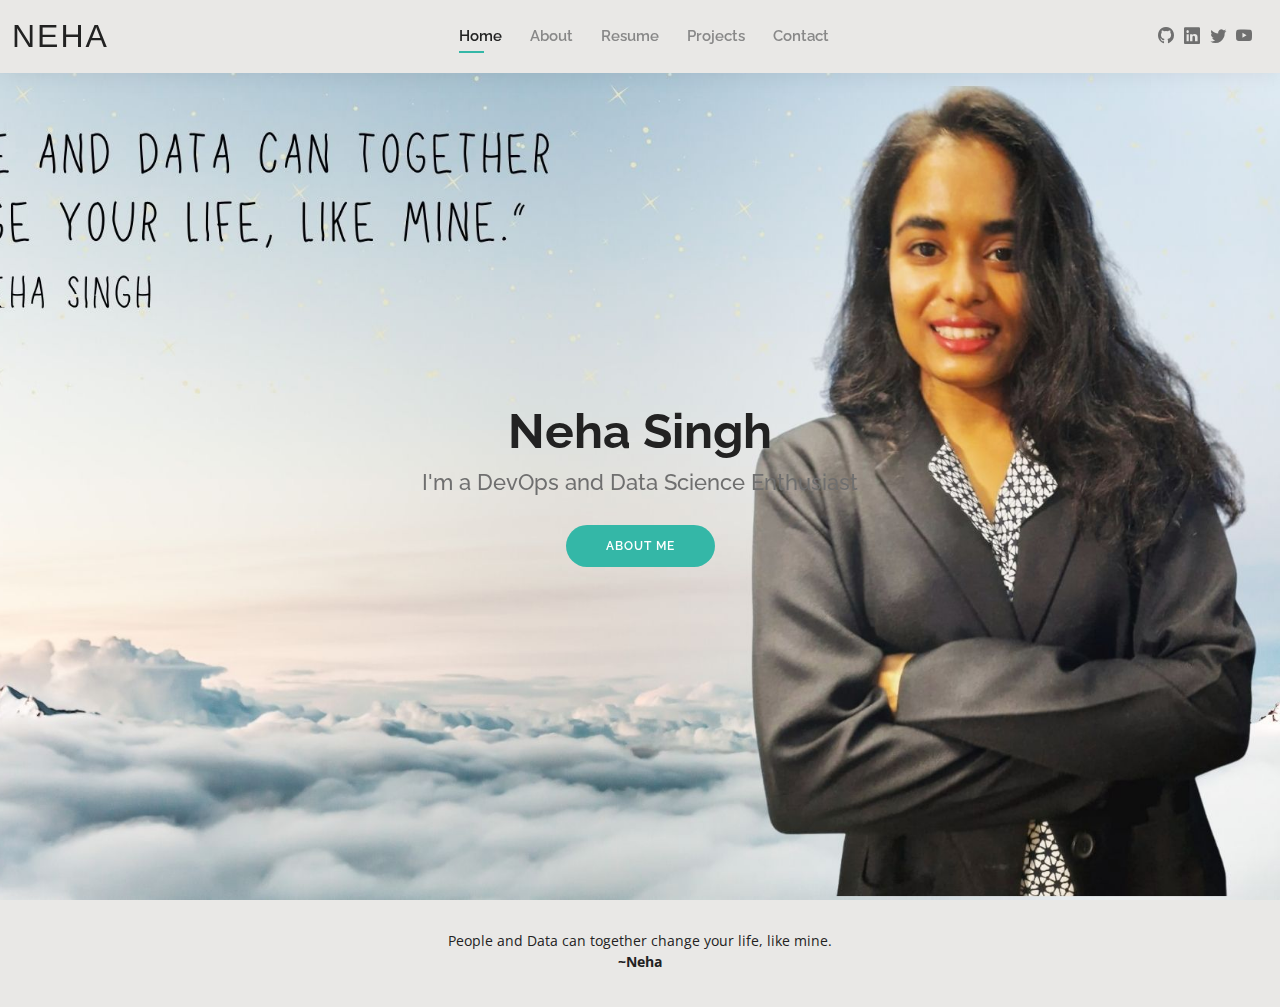
<file: index.html>
<!DOCTYPE html>
<html lang="en">

<head>
  <meta charset="utf-8">
  <meta content="width=device-width, initial-scale=1.0" name="viewport">

  <title>Home - Neha Singh</title>
  <meta content="" name="description">
  <meta content="" name="keywords">

  <!-- Favicons -->
  <link href="assets/img/neha.jpeg" rel="icon">
  <link href="assets/img/neha.jpeg" rel="apple-touch-icon">
  
  <!-- Google Fonts -->
  <link href="https://fonts.googleapis.com/css?family=Open+Sans:300,300i,400,400i,600,600i,700,700i|Raleway:300,300i,400,400i,500,500i,600,600i,700,700i|Poppins:300,300i,400,400i,500,500i,600,600i,700,700i" rel="stylesheet">

  <!-- Vendor CSS Files -->
  <link href="assets/vendor/aos/aos.css" rel="stylesheet">
  <link href="assets/vendor/bootstrap/css/bootstrap.min.css" rel="stylesheet">
  <link href="assets/vendor/bootstrap-icons/bootstrap-icons.css" rel="stylesheet">
  <link href="assets/vendor/boxicons/css/boxicons.min.css" rel="stylesheet">
  <link href="assets/vendor/glightbox/css/glightbox.min.css" rel="stylesheet">
  <link href="assets/vendor/swiper/swiper-bundle.min.css" rel="stylesheet">

  <!-- Template Main CSS File -->
  <link href="assets/css/style.css" rel="stylesheet">

  <!-- =======================================================
  * Template Name: Kelly - v4.2.0
  * Template URL: https://bootstrapmade.com/kelly-free-bootstrap-cv-resume-html-template/
  * Author: BootstrapMade.com
  * License: https://bootstrapmade.com/license/
  ======================================================== -->
</head>

<body>

  <!-- ======= Header ======= -->
  <header id="header" class="fixed-top">
    <div class="container-fluid d-flex justify-content-between align-items-center">

      <h1 class="logo me-auto me-lg-0"><a href="index.html">Neha</a></h1>
      <!-- Uncomment below if you prefer to use an image logo -->
      <!-- <a href="index.html" class="logo"><img src="assets/img/logo.png" alt="" class="img-fluid"></a>-->

      <nav id="navbar" class="navbar order-last order-lg-0">
        <ul>
          <li><a class="active" href="index.html">Home</a></li>
          <li><a href="about.html">About</a></li>
          <li><a href="resume.html">Resume</a></li>
          <li><a href="services.html">Projects</a></li>
          <!--<li><a href="portfolio.html">Portfolio</a></li>-->
          <li><a href="contact.html">Contact</a></li>
        </ul>
        <i class="bi bi-list mobile-nav-toggle"></i>
      </nav><!-- .navbar -->

      <div class="header-social-links">
        <a href="https://github.com/Nehasingh1300" class="github"><i class="bi bi-github"></i></a>
        <a href="https://www.linkedin.com/in/neha-singh-01916a177/" class="linkedin"><i class="bi bi-linkedin"></i></i></a>
        <a href="https://twitter.com/1300NehaSingh" class="twitter"><i class="bi bi-twitter"></i></a>
        <a href="https://www.youtube.com/channel/UCQhyKStnnwzOhL_-J9oWvjg" class="youtube"><i class="bi bi-youtube"></i></i></a>
      </div>

    </div>

  </header><!-- End Header -->

  <!-- ======= Hero Section ======= -->
  <section id="hero" class="d-flex align-items-center">
    <div class="container d-flex flex-column align-items-center" data-aos="zoom-in" data-aos-delay="100">
      <h1>Neha Singh</h1>
      <h2 >I'm a DevOps and Data Science Enthusiast</h2>
      <a href="about.html" class="btn-about">About Me</a>
    </div>
  </section><!-- End Hero -->

  <!-- ======= Footer ======= -->
  <footer id="footer">
    <div class="container">
      <div class="copyright">
        People and Data can together change your life, like mine. <br><strong><span>~Neha</span></strong>
      </div>
      <div class="credits">
        <!-- All the links in the footer should remain intact. -->
        <!-- You can delete the links only if you purchased the pro version. -->
        <!-- Licensing information: https://bootstrapmade.com/license/ -->
        <!-- Purchase the pro version with working PHP/AJAX contact form: https://bootstrapmade.com/kelly-free-bootstrap-cv-resume-html-template/ -->
        <!--Designed by <a href="https://bootstrapmade.com/">BootstrapMade</a>-->
      </div>
    </div>
  </footer><!-- End  Footer -->

  <div id="preloader"></div>
  <a href="#" class="back-to-top d-flex align-items-center justify-content-center"><i class="bi bi-arrow-up-short"></i></a>

  <!-- Vendor JS Files -->
  <script src="assets/vendor/aos/aos.js"></script>
  <script src="assets/vendor/bootstrap/js/bootstrap.bundle.min.js"></script>
  <script src="assets/vendor/glightbox/js/glightbox.min.js"></script>
  <script src="assets/vendor/isotope-layout/isotope.pkgd.min.js"></script>
  <script src="assets/vendor/php-email-form/validate.js"></script>
  <script src="assets/vendor/purecounter/purecounter.js"></script>
  <script src="assets/vendor/swiper/swiper-bundle.min.js"></script>
  <script src="assets/vendor/waypoints/noframework.waypoints.js"></script>

  <!-- Template Main JS File -->
  <script src="assets/js/main.js"></script>

</body>

</html>
</file>
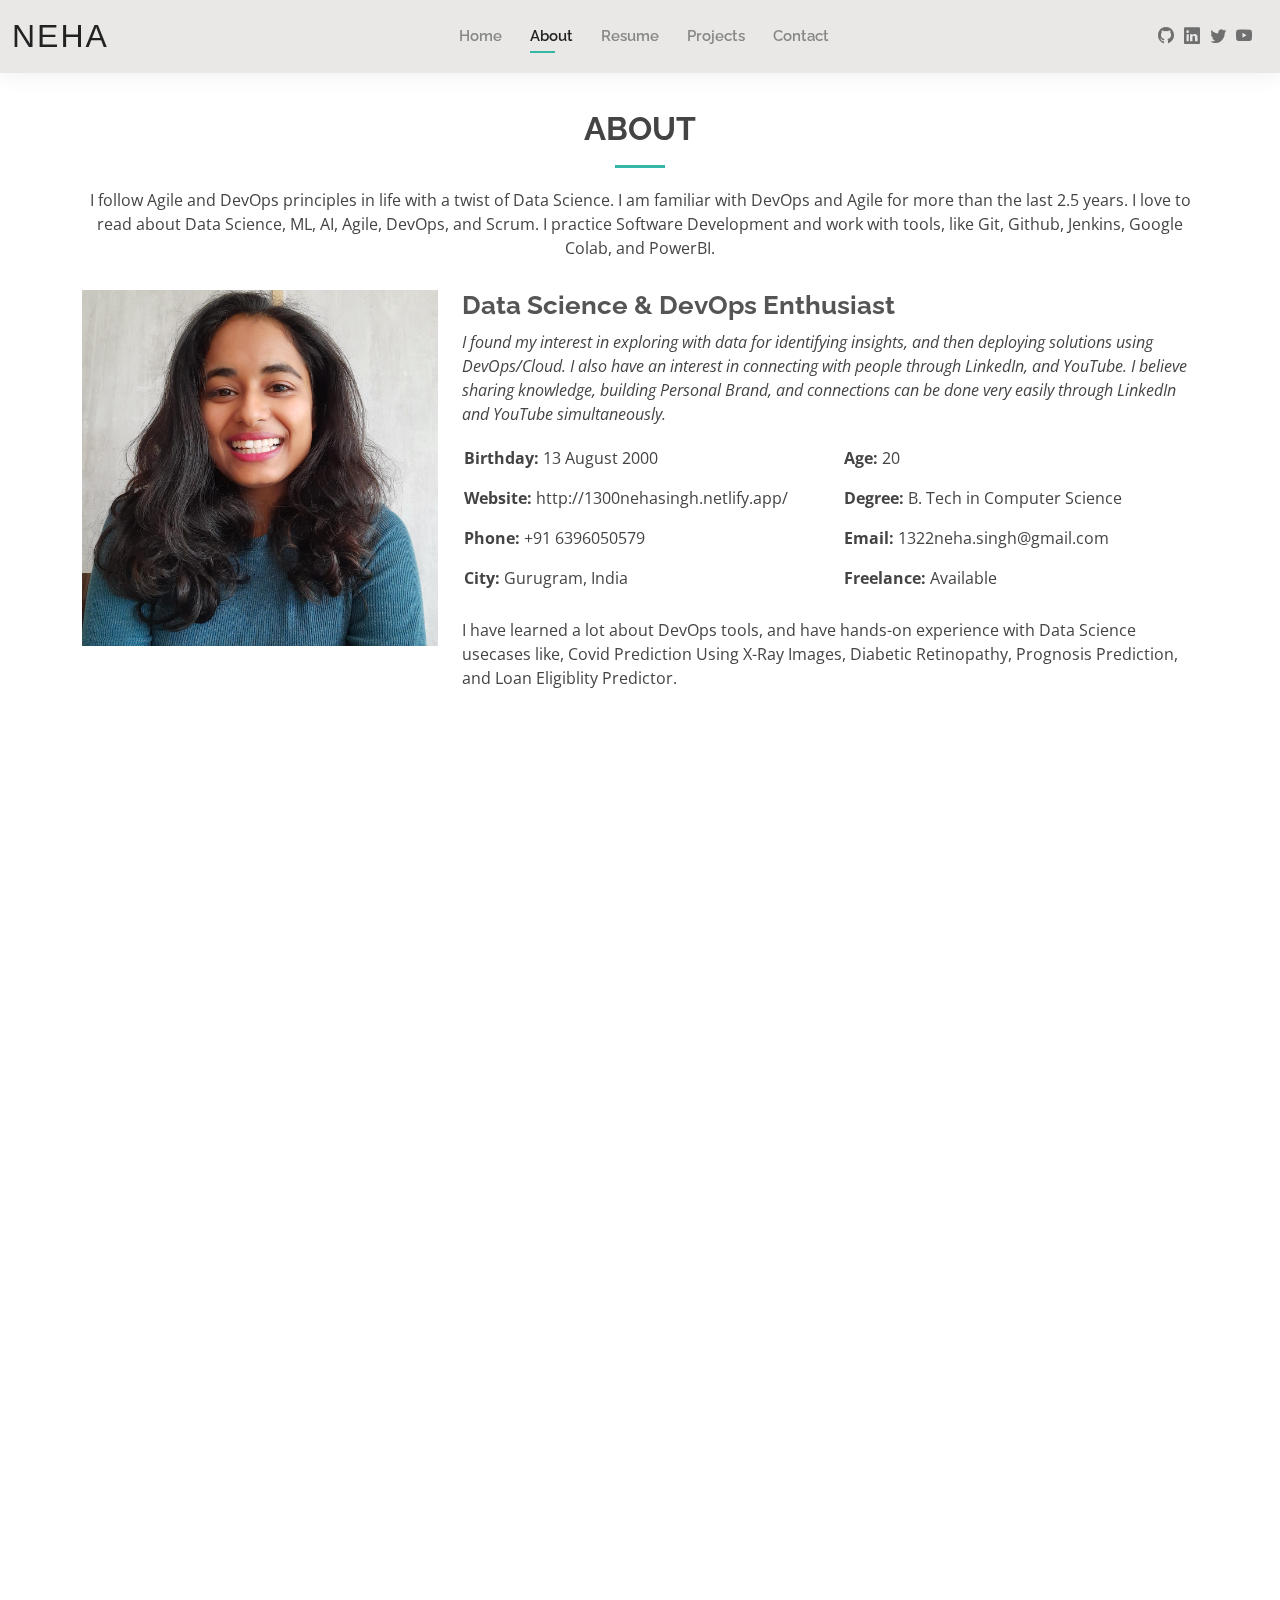
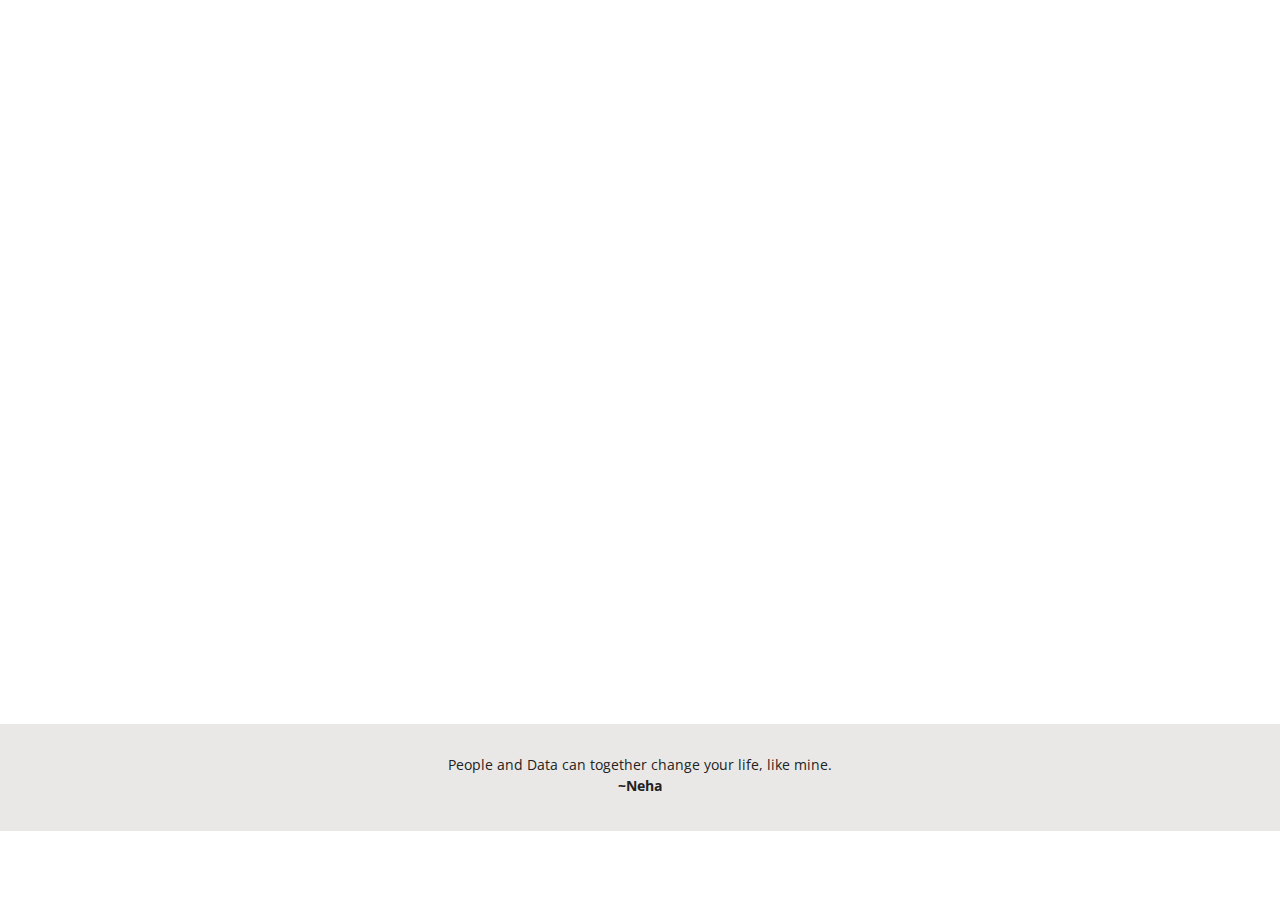
<file: about.html>
<!DOCTYPE html>
<html lang="en">

<head>
  <meta charset="utf-8">
  <meta content="width=device-width, initial-scale=1.0" name="viewport">

  <title>About - Neha Singh</title>
  <meta content="" name="description">
  <meta content="" name="keywords">

  <!-- Favicons -->
  <link href="assets/img/neha.jpeg" rel="icon">
  <link href="assets/img/neha.jpeg" rel="apple-touch-icon">

  <!-- Google Fonts -->
  <link href="https://fonts.googleapis.com/css?family=Open+Sans:300,300i,400,400i,600,600i,700,700i|Raleway:300,300i,400,400i,500,500i,600,600i,700,700i|Poppins:300,300i,400,400i,500,500i,600,600i,700,700i" rel="stylesheet">

  <!-- Vendor CSS Files -->
  <link href="assets/vendor/aos/aos.css" rel="stylesheet">
  <link href="assets/vendor/bootstrap/css/bootstrap.min.css" rel="stylesheet">
  <link href="assets/vendor/bootstrap-icons/bootstrap-icons.css" rel="stylesheet">
  <link href="assets/vendor/boxicons/css/boxicons.min.css" rel="stylesheet">
  <link href="assets/vendor/glightbox/css/glightbox.min.css" rel="stylesheet">
  <link href="assets/vendor/swiper/swiper-bundle.min.css" rel="stylesheet">

  <!-- Template Main CSS File -->
  <link href="assets/css/style.css" rel="stylesheet">

  <!-- =======================================================
  * Template Name: Kelly - v4.2.0
  * Template URL: https://bootstrapmade.com/kelly-free-bootstrap-cv-resume-html-template/
  * Author: BootstrapMade.com
  * License: https://bootstrapmade.com/license/
  ======================================================== -->
</head>

<body>

  <!-- ======= Header ======= -->
  <header id="header" class="fixed-top">
    <div class="container-fluid d-flex justify-content-between align-items-center">

      <h1 class="logo me-auto me-lg-0"><a href="index.html">Neha</a></h1>
      <!-- Uncomment below if you prefer to use an image logo -->
      <!-- <a href="index.html" class="logo"><img src="assets/img/logo.png" alt="" class="img-fluid"></a>-->

      <nav id="navbar" class="navbar order-last order-lg-0">
        <ul>
          <li><a href="index.html">Home</a></li>
          <li><a class="active" href="about.html">About</a></li>
          <li><a href="resume.html">Resume</a></li>
          <li><a href="services.html">Projects</a></li>
          <!--<li><a href="portfolio.html">Portfolio</a></li>-->
          <li><a href="contact.html">Contact</a></li>
        </ul>
        <i class="bi bi-list mobile-nav-toggle"></i>
      </nav><!-- .navbar -->

      <div class="header-social-links">
        <a href="https://github.com/Nehasingh1300" class="github"><i class="bi bi-github"></i></a>
        <a href="https://www.linkedin.com/in/neha-singh-01916a177/" class="linkedin"><i class="bi bi-linkedin"></i></i></a>
        <a href="https://twitter.com/1300NehaSingh" class="twitter"><i class="bi bi-twitter"></i></a>
        <a href="https://www.youtube.com/channel/UCQhyKStnnwzOhL_-J9oWvjg" class="youtube"><i class="bi bi-youtube"></i></i></a>
      </div>

    </div>

  </header><!-- End Header -->

  <main id="main">

    <!-- ======= About Section ======= -->
    <section id="about" class="about">
      <div class="container" data-aos="fade-up">

        <div class="section-title">
          <h2>About</h2>
          <p>I follow Agile and DevOps principles in life with a twist of Data Science. I am familiar with DevOps and Agile for more than the last 2.5 years. I love to read about Data Science, ML, AI, Agile, DevOps, and Scrum. I practice Software Development and work with tools, like Git, Github, Jenkins, Google Colab, and PowerBI.</p>
        </div>

        <div class="row">
          <div class="col-lg-4">
            <img src="assets/img/neha.jpeg" class="img-fluid" alt="">
          </div>
          <div class="col-lg-8 pt-4 pt-lg-0 content">
            <h3>Data Science &amp; DevOps Enthusiast</h3>
            <p class="fst-italic">
              I found my interest in exploring with data for identifying insights, and then deploying solutions using DevOps/Cloud. I also have an interest in connecting with people through LinkedIn, and YouTube. I believe sharing knowledge, building Personal Brand, and connections can be done very easily through LinkedIn and YouTube simultaneously.
            </p>
            <div class="row">
              <div class="col-lg-6">
                <ul>
                  <li><i class="bi bi-rounded-right"></i> <strong>Birthday:</strong> 13 August 2000</li>
                  <li><i class="bi bi-rounded-right"></i> <strong>Website:</strong> http://1300nehasingh.netlify.app/</li>
                  <li><i class="bi bi-rounded-right"></i> <strong>Phone:</strong> +91 6396050579 </li>
                  <li><i class="bi bi-rounded-right"></i> <strong>City:</strong> Gurugram, India</li>
                </ul>
              </div>
              <div class="col-lg-6">
                <ul>
                  <li><i class="bi bi-rounded-right"></i> <strong>Age:</strong> 20</li>
                  <li><i class="bi bi-rounded-right"></i> <strong>Degree:</strong> B. Tech in Computer Science</li>
                  <li><i class="bi bi-rounded-right"></i> <strong>Email:</strong> 1322neha.singh@gmail.com</li>
                  <li><i class="bi bi-rounded-right"></i> <strong>Freelance:</strong> Available</li>
                </ul>
              </div>
            </div>
            <p>
              I have learned a lot about DevOps tools, and have hands-on experience with Data Science usecases like, Covid Prediction Using X-Ray Images, Diabetic Retinopathy, Prognosis Prediction, and Loan Eligiblity Predictor. 
            </p>
          </div>
        </div>

      </div>
    </section><!-- End About Section -->

    <!-- ======= Skills Section ======= -->
    <section id="skills" class="skills">
      <div class="container" data-aos="fade-up">

        <div class="section-title">
          <h2>Skills</h2>
          <p>You can see what skills I have and how much I can learn more. I believe learning is life long process. So, if we have similar interest or you have interest in something I know, then Let's Connect!</p>
        </div>

        <div class="row skills-content">
<h2>IDE</h2>
          <div class="col-lg-6">
            <div class="progress">
              <span class="skill">Pycharm <i class="val">80%</i></span>
              <div class="progress-bar-wrap">
                <div class="progress-bar" role="progressbar" aria-valuenow="80" aria-valuemin="0" aria-valuemax="80"></div>
              </div>
            </div><br>
<h2>CI/CD</h2>
            <div class="progress">
              <span class="skill">Jenkins <i class="val">70%</i></span>
              <div class="progress-bar-wrap">
                <div class="progress-bar" role="progressbar" aria-valuenow="70" aria-valuemin="0" aria-valuemax="70"></div>
              </div>
            </div><br>
<h2>Cloud</h2>
            <div class="progress">
              <span class="skill">Azure <i class="val">60%</i></span>
              <div class="progress-bar-wrap">
                <div class="progress-bar" role="progressbar" aria-valuenow="50" aria-valuemin="0" aria-valuemax="50"></div>
              </div>
            </div><br>
<h2>ML/DL Frameworks</h2>
            <div class="progress">
              <span class="skill">Scikit-Learn <i class="val">60%</i></span>
              <div class="progress-bar-wrap">
                <div class="progress-bar" role="progressbar" aria-valuenow="60" aria-valuemin="0" aria-valuemax="60"></div>
              </div>
            </div><br>
          </div>

          <div class="col-lg-6">
<h2>Source Code Management</h2>
            <div class="progress">
              <span class="skill">GitHub <i class="val">80%</i></span>
              <div class="progress-bar-wrap">
                <div class="progress-bar" role="progressbar" aria-valuenow="80" aria-valuemin="0" aria-valuemax="80"></div>
              </div>
            </div><br>
<h2>Visualization Tools</h2>
            <div class="progress">
              <span class="skill">PowerBI <i class="val">90%</i></span>
              <div class="progress-bar-wrap">
                <div class="progress-bar" role="progressbar" aria-valuenow="90" aria-valuemin="0" aria-valuemax="90"></div>
              </div>
            </div><br>
<h2>Hosting</h2>
            <div class="progress">
              <span class="skill">Docker <i class="val">65%</i></span>
              <div class="progress-bar-wrap">
                <div class="progress-bar" role="progressbar" aria-valuenow="65" aria-valuemin="0" aria-valuemax="65"></div>
              </div>
            </div><br>
<h2>Database</h2>
            <div class="progress">
              <span class="skill">SQL <i class="val">70%</i></span>
              <div class="progress-bar-wrap">
                <div class="progress-bar" role="progressbar" aria-valuenow="70" aria-valuemin="0" aria-valuemax="70"></div>
              </div>
            </div><br>

          </div>

        </div>

      </div>
    </section><!-- End Skills Section -->

    <!-- ======= Facts Section ======= -->
    <section id="facts" class="facts">
      <div class="container" data-aos="fade-up">

 <!--       <div class="section-title">
          <h2>Facts</h2>
          <p>Magnam dolores commodi suscipit. Necessitatibus eius consequatur ex aliquid fuga eum quidem. Sit sint consectetur velit. Quisquam quos quisquam cupiditate. Et nemo qui impedit suscipit alias ea. Quia fugiat sit in iste officiis commodi quidem hic quas.</p>
        </div>

        <div class="row counters">

          <div class="col-lg-3 col-6 text-center">
            <span data-purecounter-start="0" data-purecounter-end="232" data-purecounter-duration="1" class="purecounter"></span>
            <p>Clients</p>
          </div>

          <div class="col-lg-3 col-6 text-center">
            <span data-purecounter-start="0" data-purecounter-end="521" data-purecounter-duration="1" class="purecounter"></span>
            <p>Projects</p>
          </div>

          <div class="col-lg-3 col-6 text-center">
            <span data-purecounter-start="0" data-purecounter-end="1463" data-purecounter-duration="1" class="purecounter"></span>
            <p>Hours Of Support</p>
          </div>

          <div class="col-lg-3 col-6 text-center">
            <span data-purecounter-start="0" data-purecounter-end="15" data-purecounter-duration="1" class="purecounter"></span>
            <p>Hard Workers</p>
          </div>

        </div>

      </div>
    </section>--><!-- End Facts Section -->

    <!-- ======= Testimonials Section ======= -->
    <section id="testimonials" class="testimonials">
      <div class="container" data-aos="fade-up">

        <div class="section-title">
          <h2>Testimonials</h2>
          <p>Check what my connections on LinkedIn say about me:</p>
        </div>

        <div class="testimonials-slider swiper-container" data-aos="fade-up" data-aos-delay="100">
          <div class="swiper-wrapper">

            <div class="swiper-slide">
              <div class="testimonial-item">
                <img src="assets/img/testimonials/testimonials-1.jpg" class="testimonial-img" alt="">
                <h3>Nishkarsh Raj</h3>
                <h4>Principal DevOps Evangelist &amp; Consultant</h4>
                <p>
                  <i class="bx bxs-quote-alt-left quote-icon-left"></i>
                  Neha is one of the most bright techie I have worked with. She brings her vast talent on the table which includes creative mind for innovation, hard work and cheerful nature. Her interest to learn cutting edge technologies spanning multiple domains including DevOps, Big Data and Cloud Native are commendable. I hope she does wonders in her future endeavors.
                  <i class="bx bxs-quote-alt-right quote-icon-right"></i>
                </p>
              </div>
            </div><!-- End testimonial item -->

            <div class="swiper-slide">
              <div class="testimonial-item">
                <img src="assets/img/testimonials/testimonials-2.jpg" class="testimonial-img" alt="">
                <h3>Pranjal Sharma</h3>
                <h4>Data Science Enthusiast in Exploration and Production Industry</h4>
                <p>
                  <i class="bx bxs-quote-alt-left quote-icon-left"></i>
                  I sincerely recommend Neha for her tremendous work ethics and Professionalism. She is a dedicated Data science Enthusiast and keen learner at development and Operations (DevOps)
                  <i class="bx bxs-quote-alt-right quote-icon-right"></i>
                </p>
              </div>
            </div><!-- End testimonial item -->

            <div class="swiper-slide">
              <div class="testimonial-item">
                <img src="assets/img/testimonials/testimonials-3.jpg" class="testimonial-img" alt="">
                <h3>Vaibhav Pandey</h3>
                <h4>Full Stack Trader and Investor</h4>
                <p>
                  <i class="bx bxs-quote-alt-left quote-icon-left"></i>
                  I like Practical people a lot, the people who would like to spend majority of their time on their career growth aspects. One of them is Neha..!! Her Sincerity, Attitude, Goal and Positivity towards her career is marvelous. She is a multi-tasker and in India, only 3% people are there. Neha, always DREAM BIG, You'll definitely going to earn success in a decade only
                  <i class="bx bxs-quote-alt-right quote-icon-right"></i>
                </p>
              </div>
            </div><!-- End testimonial item -->

            <div class="swiper-slide">
              <div class="testimonial-item">
                <img src="assets/img/testimonials/testimonials-4.jpg" class="testimonial-img" alt="">
                <h3>Sai Anirudh</h3>
                <h4>Data Analyst</h4>
                <p>
                  <i class="bx bxs-quote-alt-left quote-icon-left"></i>
                  Neha is a hard working and diligent colleague. She has a good grasp of advanced data science concepts, which has been shown repeatedly in her work. She is very punctual and is a pleasure to work with.
                  <i class="bx bxs-quote-alt-right quote-icon-right"></i>
                </p>
              </div>
            </div><!-- End testimonial item -->

            <div class="swiper-slide">
              <div class="testimonial-item">
                <img src="assets/img/testimonials/testimonials-5.jpg" class="testimonial-img" alt="">
                <h3>Sakshi Chandwani</h3>
                <h4>Digital Marketer</h4>
                <p>
                  <i class="bx bxs-quote-alt-left quote-icon-left"></i>
                  Neha is such a nice person to have around. She is not only a great colleague but also a very good at her expertise. She is very smart, creative , hands-on, and organized. She is always open to discuss ideas and suggestions and likes to involve herself as more as she could in all the discussions. I believe she will be a great asset to whichever company she's a part of! Hence, I wish her all the luck for her future endeavours. 
                  <i class="bx bxs-quote-alt-right quote-icon-right"></i>
                </p>
              </div>
            </div><!-- End testimonial item -->

          </div>
          <div class="swiper-pagination"></div>
        </div>

      </div>
    </section><!-- End Testimonials Section -->

  </main><!-- End #main -->

  <!-- ======= Footer ======= -->
  <footer id="footer">
    <div class="container">
      <div class="copyright">
        People and Data can together change your life, like mine. <br><strong><span>~Neha</span></strong>
      </div>
      <div class="credits">
        <!-- All the links in the footer should remain intact. -->
        <!-- You can delete the links only if you purchased the pro version. -->
        <!-- Licensing information: https://bootstrapmade.com/license/ -->
        <!-- Purchase the pro version with working PHP/AJAX contact form: https://bootstrapmade.com/kelly-free-bootstrap-cv-resume-html-template/ -->
        <!--Designed by <a href="https://bootstrapmade.com/">BootstrapMade</a>-->
      </div>
    </div>
  </footer><!-- End  Footer -->

  <div id="preloader"></div>
  <a href="#" class="back-to-top d-flex align-items-center justify-content-center"><i class="bi bi-arrow-up-short"></i></a>

  <!-- Vendor JS Files -->
  <script src="assets/vendor/aos/aos.js"></script>
  <script src="assets/vendor/bootstrap/js/bootstrap.bundle.min.js"></script>
  <script src="assets/vendor/glightbox/js/glightbox.min.js"></script>
  <script src="assets/vendor/isotope-layout/isotope.pkgd.min.js"></script>
  <script src="assets/vendor/php-email-form/validate.js"></script>
  <script src="assets/vendor/purecounter/purecounter.js"></script>
  <script src="assets/vendor/swiper/swiper-bundle.min.js"></script>
  <script src="assets/vendor/waypoints/noframework.waypoints.js"></script>

  <!-- Template Main JS File -->
  <script src="assets/js/main.js"></script>

</body>

</html>
</file>
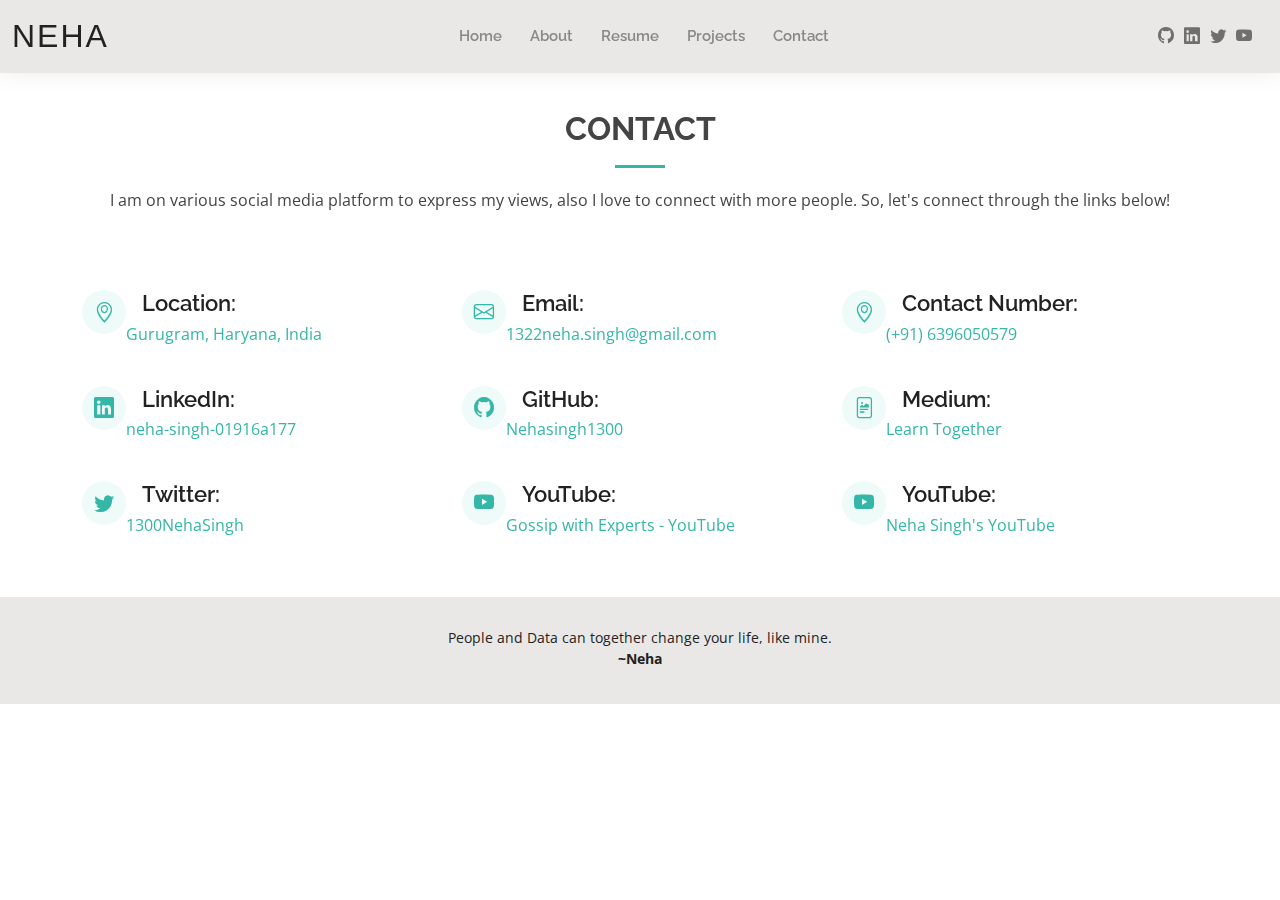
<file: contact.html>
<!DOCTYPE html>
<html lang="en">

<head>
  <meta charset="utf-8">
  <meta content="width=device-width, initial-scale=1.0" name="viewport">

  <title>Contact - Neha Singh</title>
  <meta content="" name="description">
  <meta content="" name="keywords">

  <!-- Favicons -->
  <link href="assets/img/neha.jpeg" rel="icon">
  <link href="assets/img/neha.jpeg" rel="apple-touch-icon">

  <!-- Google Fonts -->
  <link href="https://fonts.googleapis.com/css?family=Open+Sans:300,300i,400,400i,600,600i,700,700i|Raleway:300,300i,400,400i,500,500i,600,600i,700,700i|Poppins:300,300i,400,400i,500,500i,600,600i,700,700i" rel="stylesheet">

  <!-- Vendor CSS Files -->
  <link href="assets/vendor/aos/aos.css" rel="stylesheet">
  <link href="assets/vendor/bootstrap/css/bootstrap.min.css" rel="stylesheet">
  <link href="assets/vendor/bootstrap-icons/bootstrap-icons.css" rel="stylesheet">
  <link href="assets/vendor/boxicons/css/boxicons.min.css" rel="stylesheet">
  <link href="assets/vendor/glightbox/css/glightbox.min.css" rel="stylesheet">
  <link href="assets/vendor/swiper/swiper-bundle.min.css" rel="stylesheet">

  <!-- Template Main CSS File -->
  <link href="assets/css/style.css" rel="stylesheet">

  <!-- =======================================================
  * Template Name: Kelly - v4.2.0
  * Template URL: https://bootstrapmade.com/kelly-free-bootstrap-cv-resume-html-template/
  * Author: BootstrapMade.com
  * License: https://bootstrapmade.com/license/
  ======================================================== -->
</head>

<body>

  <!-- ======= Header ======= -->
  <header id="header" class="fixed-top">
    <div class="container-fluid d-flex justify-content-between align-items-center">

      <h1 class="logo me-auto me-lg-0"><a href="index.html">Neha</a></h1>
      <!-- Uncomment below if you prefer to use an image logo -->
      <!-- <a href="index.html" class="logo"><img src="assets/img/logo.png" alt="" class="img-fluid"></a>-->

      <nav id="navbar" class="navbar order-last order-lg-0">
        <ul>
          <li><a href="index.html">Home</a></li>
          <li><a href="about.html">About</a></li>
          <li><a href="resume.html">Resume</a></li>
          <li><a href="services.html">Projects</a></li>
          <!--<li><a href="portfolio.html">Portfolio</a></li>-->
          <li><a href="contact.html">Contact</a></li>
        </ul>
        <i class="bi bi-list mobile-nav-toggle"></i>
      </nav><!-- .navbar -->

      <div class="header-social-links">
        <a href="https://github.com/Nehasingh1300" class="github"><i class="bi bi-github"></i></a>
        <a href="https://www.linkedin.com/in/neha-singh-01916a177/" class="linkedin"><i class="bi bi-linkedin"></i></i></a>
        <a href="https://twitter.com/1300NehaSingh" class="twitter"><i class="bi bi-twitter"></i></a>
        <a href="https://www.youtube.com/channel/UCQhyKStnnwzOhL_-J9oWvjg" class="youtube"><i class="bi bi-youtube"></i></i></a>
      </div>

    </div>

  </header><!-- End Header -->

  <main id="main">

    <!-- ======= Contact Section ======= -->
    <section id="contact" class="contact">
      <div class="container" data-aos="fade-up">

        <div class="section-title">
          <h2>Contact</h2>
          <p>I am on various social media platform to express my views, also I love to connect with more people. So, let's connect through the links below!</p>
        </div>

        <div class="row mt-5">

          <div class="col-lg-4">
            <div class="info">
              <div class="address">
                <i class="bi bi-geo-alt"></i>
                <h4>Location:</h4>
                <a href="https://www.google.com/maps/place/Gurugram,+Haryana/@28.4231878,76.8496615,11z/data=!3m1!4b1!4m5!3m4!1s0x390d19d582e38859:0x2cf5fe8e5c64b1e!8m2!3d28.4594965!4d77.0266383">Gurugram, Haryana, India</a>
              </div>

              <div class="email">
                <i class="bi bi-linkedin"></i>
                <h4>LinkedIn:</h4>
                <a href="https://www.linkedin.com/in/neha-singh-01916a177/">neha-singh-01916a177</a>
              </div>

              <div class="email">
                <i class="bi bi-twitter"></i>
                <h4>Twitter:</h4>
                <a href="https://twitter.com/1300NehaSingh">1300NehaSingh</a>
              </div>

            </div>

          </div>

          <div class="col-lg-4">
            <div class="info">
              <div class="address">
                <i class="bi bi-envelope"></i>
                <h4>Email:</h4>
                <a href = "mailto: 1322neha.singh@gmail.com">1322neha.singh@gmail.com</a>
              </div>

              <div class="phone">
                <i class="bi bi-github"></i>
                <h4>GitHub:</h4>
                <a href="https://github.com/Nehasingh1300">Nehasingh1300</a>
              </div>

              <div class="phone">
                <i class="bi bi-youtube"></i>
                <h4>YouTube:</h4>
                <a href="https://www.youtube.com/channel/UCQhyKStnnwzOhL_-J9oWvjg">Gossip with Experts - YouTube</a>
              </div>

            </div>

          </div>

          <div class="col-lg-4">
            <div class="info">
              <div class="address">
                <i class="bi bi-geo-alt"></i>
                <h4>Contact Number:</h4>
                <a href="tel:6396050579">(+91) 6396050579</a>
              </div>

              <div class="email">
                <i class="bi bi-file-richtext"></i>
                <h4>Medium:</h4>
                <a href="https://medium.com/learn-together">Learn Together </a>
              </div>

              <div class="phone">
                <i class="bi bi-youtube"></i>
                <h4>YouTube:</h4>
                <a href="https://www.youtube.com/channel/UCxsGTY0l2OcKulLEdbN7gAA">Neha Singh's YouTube</a>
              </div>

            </div>

          </div>

          <!--<div class="col-lg-8 mt-5 mt-lg-0">

            <form action="forms/contact.php" method="post" role="form" class="php-email-form">
              <div class="row">
                <div class="col-md-6 form-group">
                  <input type="text" name="name" class="form-control" id="name" placeholder="Your Name" required>
                </div>
                <div class="col-md-6 form-group mt-3 mt-md-0">
                  <input type="email" class="form-control" name="email" id="email" placeholder="Your Email" required>
                </div>
              </div>
              <div class="form-group mt-3">
                <input type="text" class="form-control" name="subject" id="subject" placeholder="Subject" required>
              </div>
              <div class="form-group mt-3">
                <textarea class="form-control" name="message" rows="5" placeholder="Message" required></textarea>
              </div>
              <div class="my-3">
                <div class="loading">Loading</div>
                <div class="error-message"></div>
                <div class="sent-message">Your message has been sent. Thank you!</div>
              </div>
              <div class="text-center"><button type="submit">Send Message</button></div>
            </form>

          </div>-->

        </div>

      </div>
    </section><!-- End Contact Section -->

  </main><!-- End #main -->

  <!-- ======= Footer ======= -->
  <footer id="footer">
    <div class="container">
      <div class="copyright">
        People and Data can together change your life, like mine. <br><strong><span>~Neha</span></strong>
      </div>
      <div class="credits">
        <!-- All the links in the footer should remain intact. -->
        <!-- You can delete the links only if you purchased the pro version. -->
        <!-- Licensing information: https://bootstrapmade.com/license/ -->
        <!-- Purchase the pro version with working PHP/AJAX contact form: https://bootstrapmade.com/kelly-free-bootstrap-cv-resume-html-template/ -->
        <!--Designed by <a href="https://bootstrapmade.com/">BootstrapMade</a>-->
      </div>
    </div>
  </footer><!-- End  Footer -->

  <div id="preloader"></div>
  <a href="#" class="back-to-top d-flex align-items-center justify-content-center"><i class="bi bi-arrow-up-short"></i></a>

  <!-- Vendor JS Files -->
  <script src="assets/vendor/aos/aos.js"></script>
  <script src="assets/vendor/bootstrap/js/bootstrap.bundle.min.js"></script>
  <script src="assets/vendor/glightbox/js/glightbox.min.js"></script>
  <script src="assets/vendor/isotope-layout/isotope.pkgd.min.js"></script>
  <script src="assets/vendor/php-email-form/validate.js"></script>
  <script src="assets/vendor/purecounter/purecounter.js"></script>
  <script src="assets/vendor/swiper/swiper-bundle.min.js"></script>
  <script src="assets/vendor/waypoints/noframework.waypoints.js"></script>

  <!-- Template Main JS File -->
  <script src="assets/js/main.js"></script>

</body>

</html>
</file>
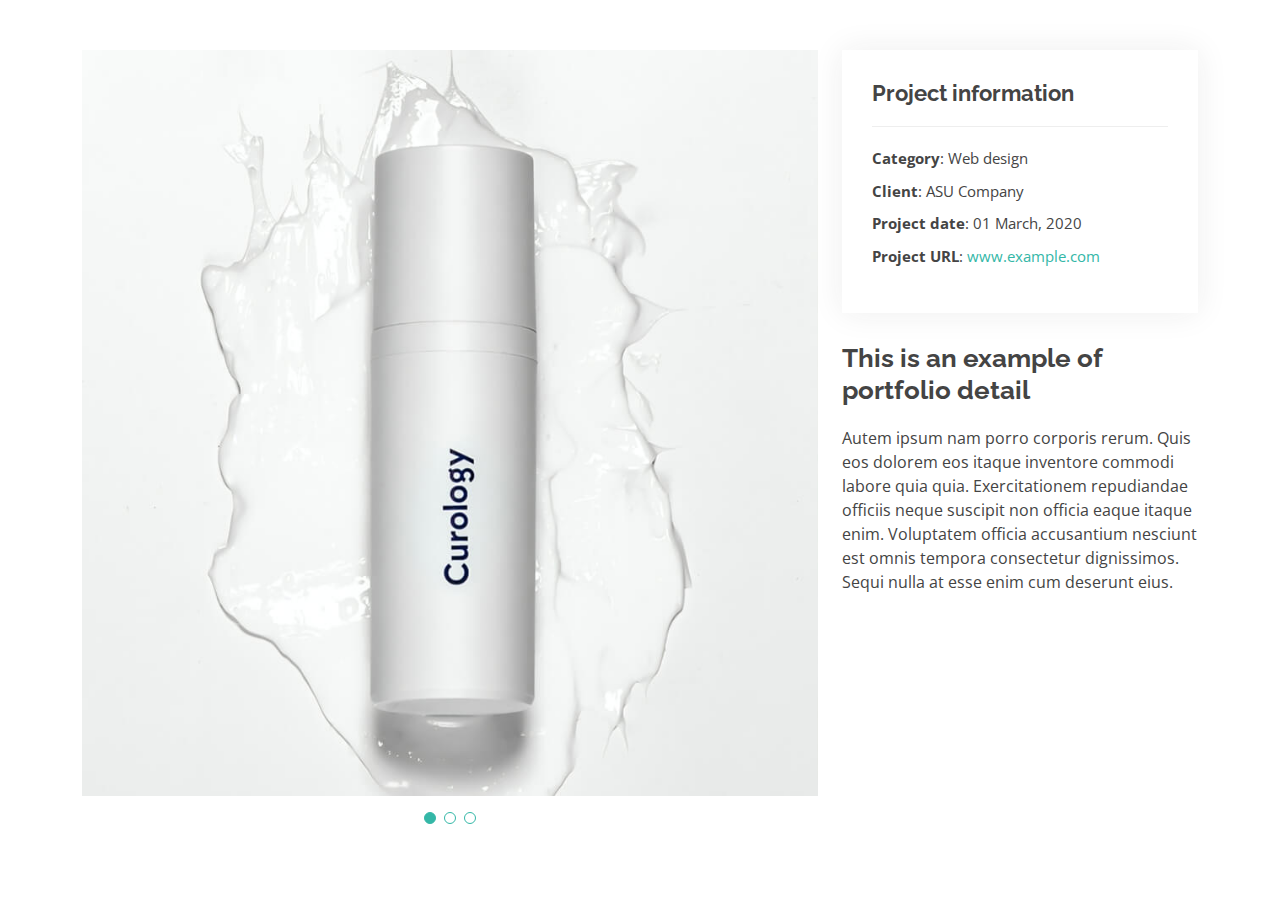
<file: portfolio-details.html>
<!DOCTYPE html>
<html lang="en">

<head>
  <meta charset="utf-8">
  <meta content="width=device-width, initial-scale=1.0" name="viewport">

  <title>Portfolio Details - Kelly Bootstrap Template</title>
  <meta content="" name="description">
  <meta content="" name="keywords">

  <!-- Favicons -->
  <link href="assets/img/neha.jpeg" rel="icon">
  <link href="assets/img/neha.jpeg" rel="apple-touch-icon">

  <!-- Google Fonts -->
  <link href="https://fonts.googleapis.com/css?family=Open+Sans:300,300i,400,400i,600,600i,700,700i|Raleway:300,300i,400,400i,500,500i,600,600i,700,700i|Poppins:300,300i,400,400i,500,500i,600,600i,700,700i" rel="stylesheet">

  <!-- Vendor CSS Files -->
  <link href="assets/vendor/aos/aos.css" rel="stylesheet">
  <link href="assets/vendor/bootstrap/css/bootstrap.min.css" rel="stylesheet">
  <link href="assets/vendor/bootstrap-icons/bootstrap-icons.css" rel="stylesheet">
  <link href="assets/vendor/boxicons/css/boxicons.min.css" rel="stylesheet">
  <link href="assets/vendor/glightbox/css/glightbox.min.css" rel="stylesheet">
  <link href="assets/vendor/swiper/swiper-bundle.min.css" rel="stylesheet">

  <!-- Template Main CSS File -->
  <link href="assets/css/style.css" rel="stylesheet">

  <!-- =======================================================
  * Template Name: Kelly - v4.2.0
  * Template URL: https://bootstrapmade.com/kelly-free-bootstrap-cv-resume-html-template/
  * Author: BootstrapMade.com
  * License: https://bootstrapmade.com/license/
  ======================================================== -->
</head>

<body>

  <main id="main">

    <!-- ======= Portfolio Details Section ======= -->
    <section id="portfolio-details" class="portfolio-details">
      <div class="container">

        <div class="row gy-4">

          <div class="col-lg-8">
            <div class="portfolio-details-slider swiper-container">
              <div class="swiper-wrapper align-items-center">

                <div class="swiper-slide">
                  <img src="assets/img/portfolio/portfolio-1.jpg" alt="">
                </div>

                <div class="swiper-slide">
                  <img src="assets/img/portfolio/portfolio-2.jpg" alt="">
                </div>

                <div class="swiper-slide">
                  <img src="assets/img/portfolio/portfolio-3.jpg" alt="">
                </div>

              </div>
              <div class="swiper-pagination"></div>
            </div>
          </div>

          <div class="col-lg-4">
            <div class="portfolio-info">
              <h3>Project information</h3>
              <ul>
                <li><strong>Category</strong>: Web design</li>
                <li><strong>Client</strong>: ASU Company</li>
                <li><strong>Project date</strong>: 01 March, 2020</li>
                <li><strong>Project URL</strong>: <a href="#">www.example.com</a></li>
              </ul>
            </div>
            <div class="portfolio-description">
              <h2>This is an example of portfolio detail</h2>
              <p>
                Autem ipsum nam porro corporis rerum. Quis eos dolorem eos itaque inventore commodi labore quia quia. Exercitationem repudiandae officiis neque suscipit non officia eaque itaque enim. Voluptatem officia accusantium nesciunt est omnis tempora consectetur dignissimos. Sequi nulla at esse enim cum deserunt eius.
              </p>
            </div>
          </div>

        </div>

      </div>
    </section><!-- End Portfolio Details Section -->

  </main><!-- End #main -->

  <div id="preloader"></div>
  <a href="#" class="back-to-top d-flex align-items-center justify-content-center"><i class="bi bi-arrow-up-short"></i></a>

  <!-- Vendor JS Files -->
  <script src="assets/vendor/aos/aos.js"></script>
  <script src="assets/vendor/bootstrap/js/bootstrap.bundle.min.js"></script>
  <script src="assets/vendor/glightbox/js/glightbox.min.js"></script>
  <script src="assets/vendor/isotope-layout/isotope.pkgd.min.js"></script>
  <script src="assets/vendor/php-email-form/validate.js"></script>
  <script src="assets/vendor/purecounter/purecounter.js"></script>
  <script src="assets/vendor/swiper/swiper-bundle.min.js"></script>
  <script src="assets/vendor/waypoints/noframework.waypoints.js"></script>

  <!-- Template Main JS File -->
  <script src="assets/js/main.js"></script>

</body>

</html>
</file>
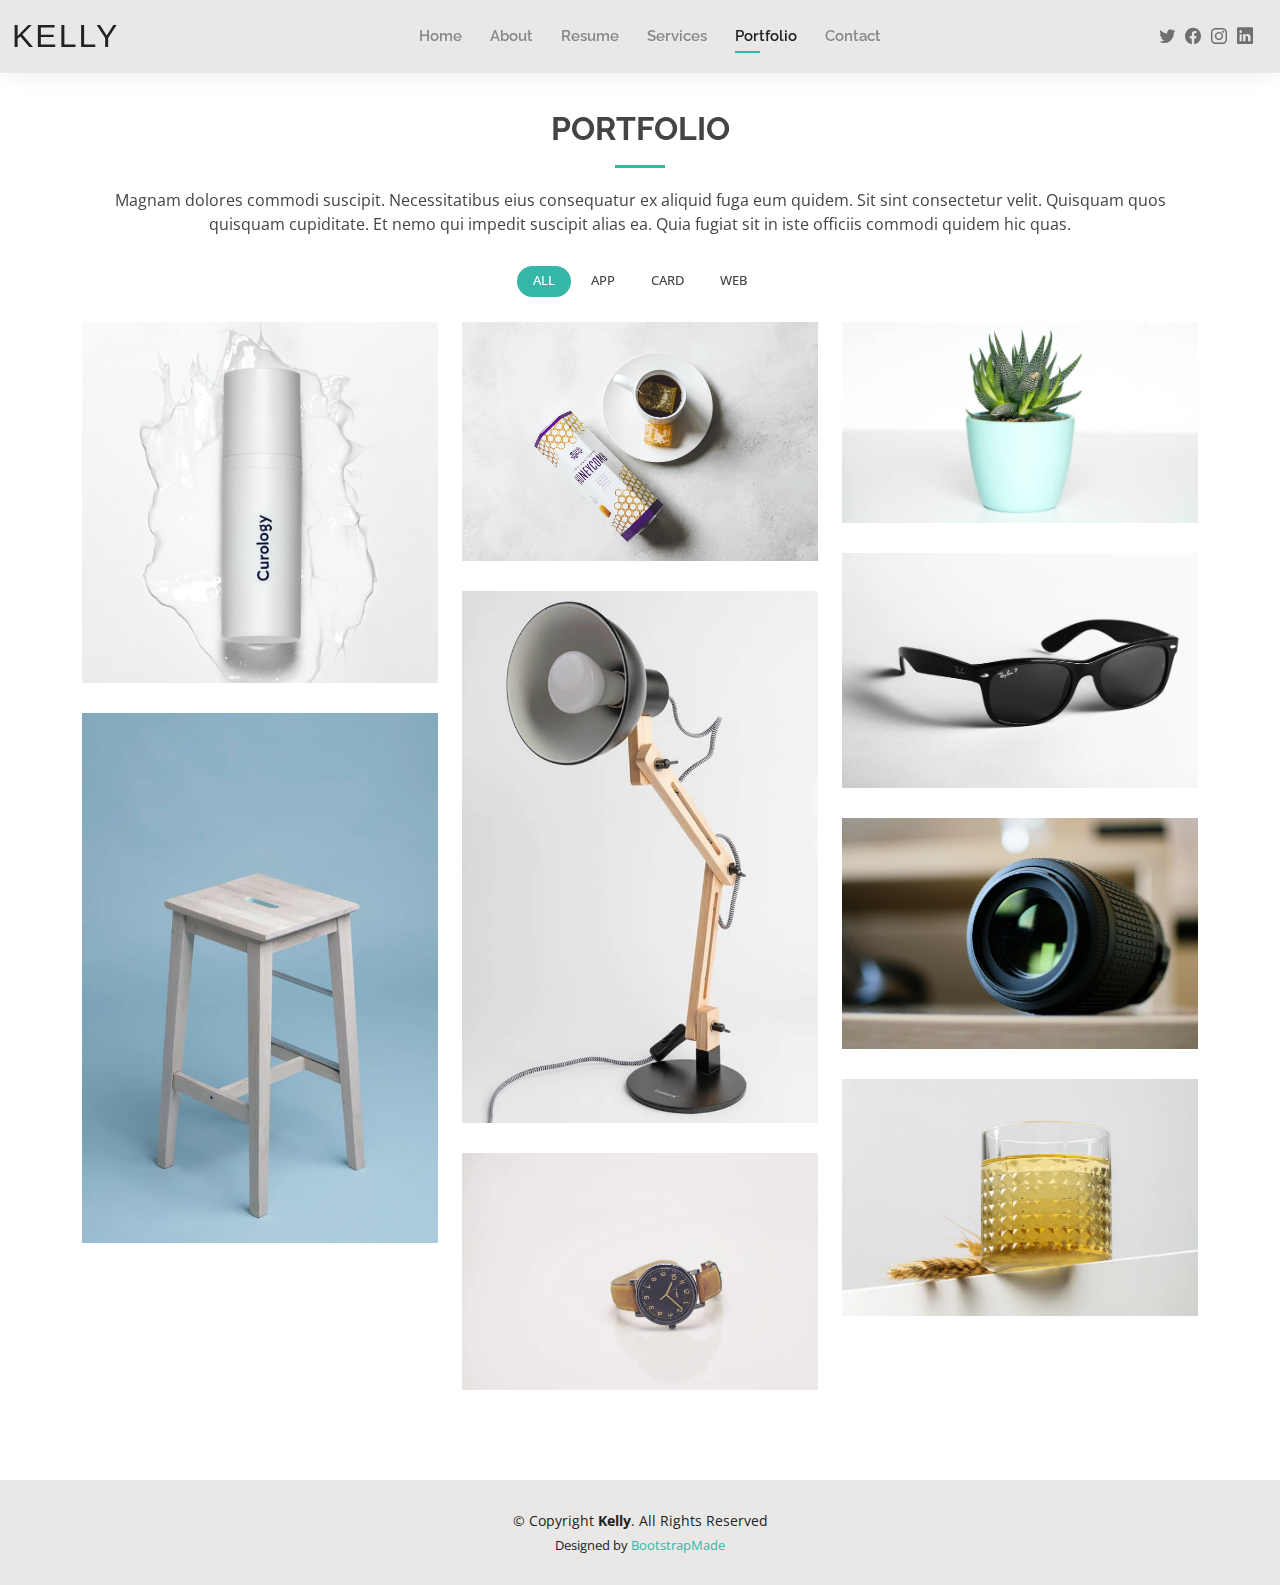
<file: portfolio.html>
<!DOCTYPE html>
<html lang="en">

<head>
  <meta charset="utf-8">
  <meta content="width=device-width, initial-scale=1.0" name="viewport">

  <title>Portfolio - Kelly Bootstrap Template</title>
  <meta content="" name="description">
  <meta content="" name="keywords">

  <!-- Favicons -->
  <link href="assets/img/neha.jpeg" rel="icon">
  <link href="assets/img/neha.jpeg" rel="apple-touch-icon">

  <!-- Google Fonts -->
  <link href="https://fonts.googleapis.com/css?family=Open+Sans:300,300i,400,400i,600,600i,700,700i|Raleway:300,300i,400,400i,500,500i,600,600i,700,700i|Poppins:300,300i,400,400i,500,500i,600,600i,700,700i" rel="stylesheet">

  <!-- Vendor CSS Files -->
  <link href="assets/vendor/aos/aos.css" rel="stylesheet">
  <link href="assets/vendor/bootstrap/css/bootstrap.min.css" rel="stylesheet">
  <link href="assets/vendor/bootstrap-icons/bootstrap-icons.css" rel="stylesheet">
  <link href="assets/vendor/boxicons/css/boxicons.min.css" rel="stylesheet">
  <link href="assets/vendor/glightbox/css/glightbox.min.css" rel="stylesheet">
  <link href="assets/vendor/swiper/swiper-bundle.min.css" rel="stylesheet">

  <!-- Template Main CSS File -->
  <link href="assets/css/style.css" rel="stylesheet">

  <!-- =======================================================
  * Template Name: Kelly - v4.2.0
  * Template URL: https://bootstrapmade.com/kelly-free-bootstrap-cv-resume-html-template/
  * Author: BootstrapMade.com
  * License: https://bootstrapmade.com/license/
  ======================================================== -->
</head>

<body>

  <!-- ======= Header ======= -->
  <header id="header" class="fixed-top">
    <div class="container-fluid d-flex justify-content-between align-items-center">

      <h1 class="logo me-auto me-lg-0"><a href="index.html">Kelly</a></h1>
      <!-- Uncomment below if you prefer to use an image logo -->
      <!-- <a href="index.html" class="logo"><img src="assets/img/logo.png" alt="" class="img-fluid"></a>-->

      <nav id="navbar" class="navbar order-last order-lg-0">
        <ul>
          <li><a href="index.html">Home</a></li>
          <li><a href="about.html">About</a></li>
          <li><a href="resume.html">Resume</a></li>
          <li><a href="services.html">Services</a></li>
          <li><a class="active" href="portfolio.html">Portfolio</a></li>
          <li><a href="contact.html">Contact</a></li>
        </ul>
        <i class="bi bi-list mobile-nav-toggle"></i>
      </nav><!-- .navbar -->

      <div class="header-social-links">
        <a href="#" class="twitter"><i class="bi bi-twitter"></i></a>
        <a href="#" class="facebook"><i class="bi bi-facebook"></i></a>
        <a href="#" class="instagram"><i class="bi bi-instagram"></i></a>
        <a href="#" class="linkedin"><i class="bi bi-linkedin"></i></i></a>
      </div>

    </div>

  </header><!-- End Header -->

  <main id="main">

    <!-- ======= Portfolio Section ======= -->
    <section id="portfolio" class="portfolio">
      <div class="container" data-aos="fade-up">

        <div class="section-title">
          <h2>Portfolio</h2>
          <p>Magnam dolores commodi suscipit. Necessitatibus eius consequatur ex aliquid fuga eum quidem. Sit sint consectetur velit. Quisquam quos quisquam cupiditate. Et nemo qui impedit suscipit alias ea. Quia fugiat sit in iste officiis commodi quidem hic quas.</p>
        </div>

        <div class="row" data-aos="fade-up" data-aos-delay="100">
          <div class="col-lg-12 d-flex justify-content-center">
            <ul id="portfolio-flters">
              <li data-filter="*" class="filter-active">All</li>
              <li data-filter=".filter-app">App</li>
              <li data-filter=".filter-card">Card</li>
              <li data-filter=".filter-web">Web</li>
            </ul>
          </div>
        </div>

        <div class="row portfolio-container" data-aos="fade-up" data-aos-delay="200">

          <div class="col-lg-4 col-md-6 portfolio-item filter-app">
            <div class="portfolio-wrap">
              <img src="assets/img/portfolio/portfolio-1.jpg" class="img-fluid" alt="">
              <div class="portfolio-info">
                <h4>App 1</h4>
                <p>App</p>
                <div class="portfolio-links">
                  <a href="assets/img/portfolio/portfolio-1.jpg" data-gallery="portfolioGallery" class="portfolio-lightbox" title="App 1"><i class="bx bx-plus"></i></a>
                  <a href="portfolio-details.html" class="portfolio-details-lightbox" data-glightbox="type: external" title="Portfolio Details"><i class="bx bx-link"></i></a>
                </div>
              </div>
            </div>
          </div>

          <div class="col-lg-4 col-md-6 portfolio-item filter-web">
            <div class="portfolio-wrap">
              <img src="assets/img/portfolio/portfolio-2.jpg" class="img-fluid" alt="">
              <div class="portfolio-info">
                <h4>Web 3</h4>
                <p>Web</p>
                <div class="portfolio-links">
                  <a href="assets/img/portfolio/portfolio-2.jpg" data-gallery="portfolioGallery" class="portfolio-lightbox" title="Web 3"><i class="bx bx-plus"></i></a>
                  <a href="portfolio-details.html" class="portfolio-details-lightbox" data-glightbox="type: external" title="Portfolio Details"><i class="bx bx-link"></i></a>
                </div>
              </div>
            </div>
          </div>

          <div class="col-lg-4 col-md-6 portfolio-item filter-app">
            <div class="portfolio-wrap">
              <img src="assets/img/portfolio/portfolio-3.jpg" class="img-fluid" alt="">
              <div class="portfolio-info">
                <h4>App 2</h4>
                <p>App</p>
                <div class="portfolio-links">
                  <a href="assets/img/portfolio/portfolio-3.jpg" data-gallery="portfolioGallery" class="portfolio-lightbox" title="App 2"><i class="bx bx-plus"></i></a>
                  <a href="portfolio-details.html" class="portfolio-details-lightbox" data-glightbox="type: external" title="Portfolio Details"><i class="bx bx-link"></i></a>
                </div>
              </div>
            </div>
          </div>

          <div class="col-lg-4 col-md-6 portfolio-item filter-card">
            <div class="portfolio-wrap">
              <img src="assets/img/portfolio/portfolio-4.jpg" class="img-fluid" alt="">
              <div class="portfolio-info">
                <h4>Card 2</h4>
                <p>Card</p>
                <div class="portfolio-links">
                  <a href="assets/img/portfolio/portfolio-4.jpg" data-gallery="portfolioGallery" class="portfolio-lightbox" title="Card 2"><i class="bx bx-plus"></i></a>
                  <a href="portfolio-details.html" class="portfolio-details-lightbox" data-glightbox="type: external" title="Portfolio Details"><i class="bx bx-link"></i></a>
                </div>
              </div>
            </div>
          </div>

          <div class="col-lg-4 col-md-6 portfolio-item filter-web">
            <div class="portfolio-wrap">
              <img src="assets/img/portfolio/portfolio-5.jpg" class="img-fluid" alt="">
              <div class="portfolio-info">
                <h4>Web 2</h4>
                <p>Web</p>
                <div class="portfolio-links">
                  <a href="assets/img/portfolio/portfolio-5.jpg" data-gallery="portfolioGallery" class="portfolio-lightbox" title="Web 2"><i class="bx bx-plus"></i></a>
                  <a href="portfolio-details.html" class="portfolio-details-lightbox" data-glightbox="type: external" title="Portfolio Details"><i class="bx bx-link"></i></a>
                </div>
              </div>
            </div>
          </div>

          <div class="col-lg-4 col-md-6 portfolio-item filter-app">
            <div class="portfolio-wrap">
              <img src="assets/img/portfolio/portfolio-6.jpg" class="img-fluid" alt="">
              <div class="portfolio-info">
                <h4>App 3</h4>
                <p>App</p>
                <div class="portfolio-links">
                  <a href="assets/img/portfolio/portfolio-6.jpg" data-gallery="portfolioGallery" class="portfolio-lightbox" title="App 3"><i class="bx bx-plus"></i></a>
                  <a href="portfolio-details.html" class="portfolio-details-lightbox" data-glightbox="type: external" title="Portfolio Details"><i class="bx bx-link"></i></a>
                </div>
              </div>
            </div>
          </div>

          <div class="col-lg-4 col-md-6 portfolio-item filter-card">
            <div class="portfolio-wrap">
              <img src="assets/img/portfolio/portfolio-7.jpg" class="img-fluid" alt="">
              <div class="portfolio-info">
                <h4>Card 1</h4>
                <p>Card</p>
                <div class="portfolio-links">
                  <a href="assets/img/portfolio/portfolio-7.jpg" data-gallery="portfolioGallery" class="portfolio-lightbox" title="Card 1"><i class="bx bx-plus"></i></a>
                  <a href="portfolio-details.html" class="portfolio-details-lightbox" data-glightbox="type: external" title="Portfolio Details"><i class="bx bx-link"></i></a>
                </div>
              </div>
            </div>
          </div>

          <div class="col-lg-4 col-md-6 portfolio-item filter-card">
            <div class="portfolio-wrap">
              <img src="assets/img/portfolio/portfolio-8.jpg" class="img-fluid" alt="">
              <div class="portfolio-info">
                <h4>Card 3</h4>
                <p>Card</p>
                <div class="portfolio-links">
                  <a href="assets/img/portfolio/portfolio-8.jpg" data-gallery="portfolioGallery" class="portfolio-lightbox" title="Card 3"><i class="bx bx-plus"></i></a>
                  <a href="portfolio-details.html" class="portfolio-details-lightbox" data-glightbox="type: external" title="Portfolio Details"><i class="bx bx-link"></i></a>
                </div>
              </div>
            </div>
          </div>

          <div class="col-lg-4 col-md-6 portfolio-item filter-web">
            <div class="portfolio-wrap">
              <img src="assets/img/portfolio/portfolio-9.jpg" class="img-fluid" alt="">
              <div class="portfolio-info">
                <h4>Web 3</h4>
                <p>Web</p>
                <div class="portfolio-links">
                  <a href="assets/img/portfolio/portfolio-9.jpg" data-gallery="portfolioGallery" class="portfolio-lightbox" title="Web 3"><i class="bx bx-plus"></i></a>
                  <a href="portfolio-details.html" class="portfolio-details-lightbox" data-glightbox="type: external" title="Portfolio Details"><i class="bx bx-link"></i></a>
                </div>
              </div>
            </div>
          </div>

        </div>

      </div>
    </section><!-- End Portfolio Section -->

  </main><!-- End #main -->

  <!-- ======= Footer ======= -->
  <footer id="footer">
    <div class="container">
      <div class="copyright">
        &copy; Copyright <strong><span>Kelly</span></strong>. All Rights Reserved
      </div>
      <div class="credits">
        <!-- All the links in the footer should remain intact. -->
        <!-- You can delete the links only if you purchased the pro version. -->
        <!-- Licensing information: https://bootstrapmade.com/license/ -->
        <!-- Purchase the pro version with working PHP/AJAX contact form: https://bootstrapmade.com/kelly-free-bootstrap-cv-resume-html-template/ -->
        Designed by <a href="https://bootstrapmade.com/">BootstrapMade</a>
      </div>
    </div>
  </footer><!-- End  Footer -->

  <div id="preloader"></div>
  <a href="#" class="back-to-top d-flex align-items-center justify-content-center"><i class="bi bi-arrow-up-short"></i></a>

  <!-- Vendor JS Files -->
  <script src="assets/vendor/aos/aos.js"></script>
  <script src="assets/vendor/bootstrap/js/bootstrap.bundle.min.js"></script>
  <script src="assets/vendor/glightbox/js/glightbox.min.js"></script>
  <script src="assets/vendor/isotope-layout/isotope.pkgd.min.js"></script>
  <script src="assets/vendor/php-email-form/validate.js"></script>
  <script src="assets/vendor/purecounter/purecounter.js"></script>
  <script src="assets/vendor/swiper/swiper-bundle.min.js"></script>
  <script src="assets/vendor/waypoints/noframework.waypoints.js"></script>

  <!-- Template Main JS File -->
  <script src="assets/js/main.js"></script>

</body>

</html>
</file>
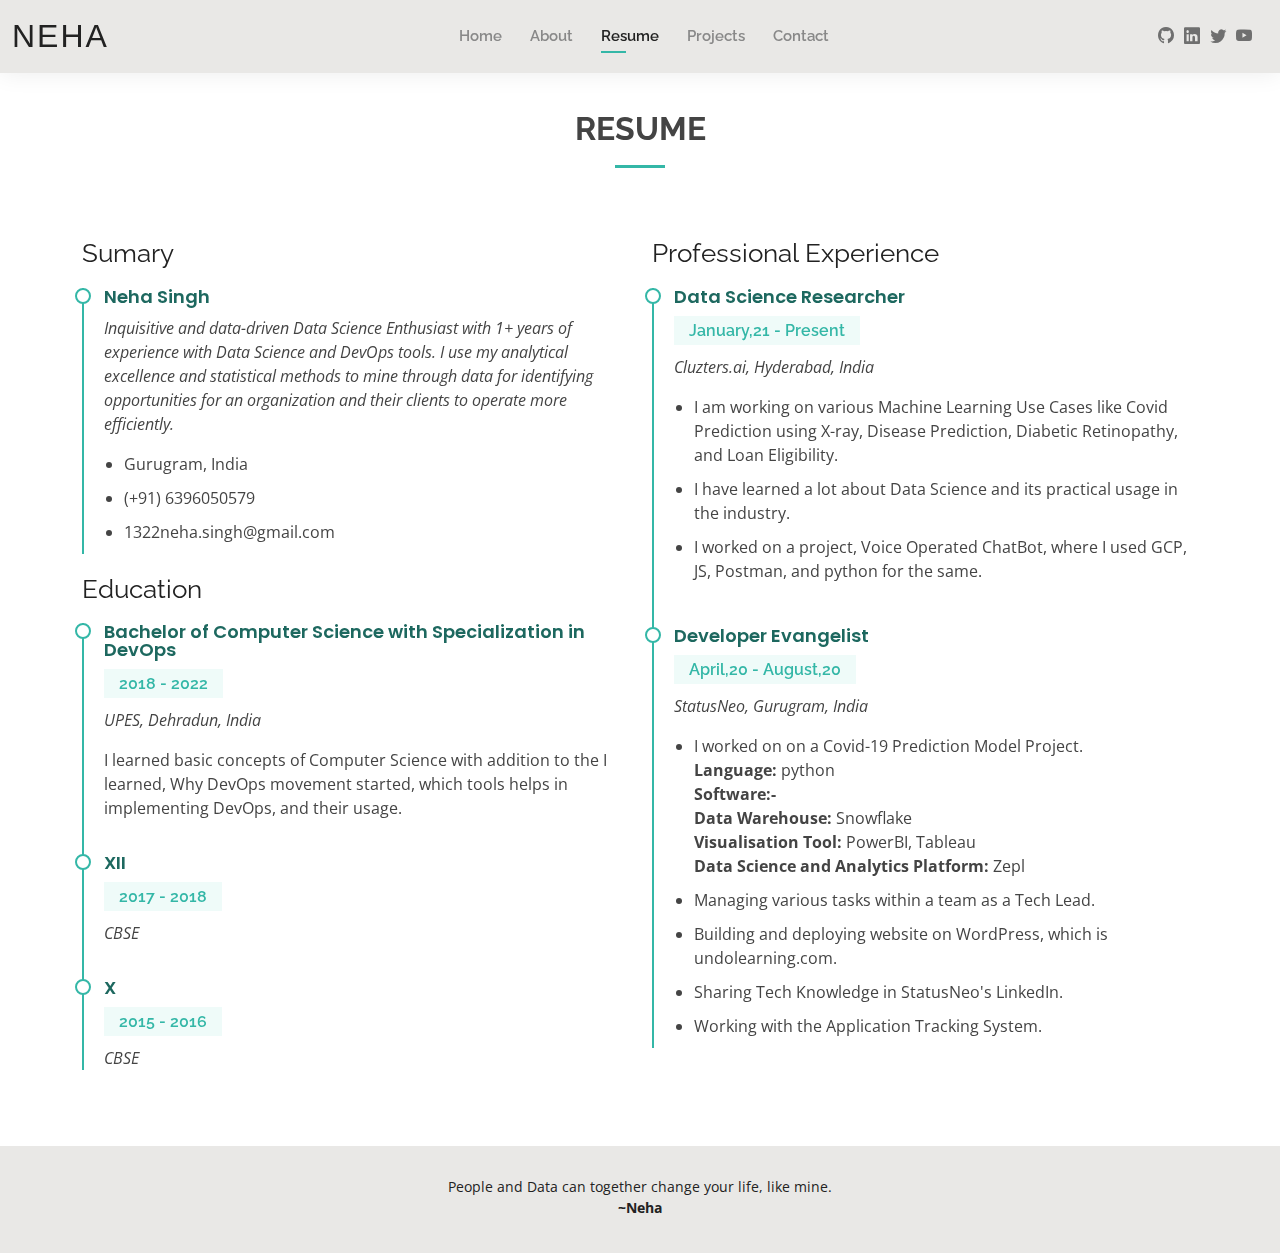
<file: resume.html>
<!DOCTYPE html>
<html lang="en">

<head>
  <meta charset="utf-8">
  <meta content="width=device-width, initial-scale=1.0" name="viewport">

  <title>Resume - Neha Singh</title>
  <meta content="" name="description">
  <meta content="" name="keywords">

  <!-- Favicons -->
  <link href="assets/img/neha.jpeg" rel="icon">
  <link href="assets/img/neha.jpeg" rel="apple-touch-icon">

  <!-- Google Fonts -->
  <link href="https://fonts.googleapis.com/css?family=Open+Sans:300,300i,400,400i,600,600i,700,700i|Raleway:300,300i,400,400i,500,500i,600,600i,700,700i|Poppins:300,300i,400,400i,500,500i,600,600i,700,700i" rel="stylesheet">

  <!-- Vendor CSS Files -->
  <link href="assets/vendor/aos/aos.css" rel="stylesheet">
  <link href="assets/vendor/bootstrap/css/bootstrap.min.css" rel="stylesheet">
  <link href="assets/vendor/bootstrap-icons/bootstrap-icons.css" rel="stylesheet">
  <link href="assets/vendor/boxicons/css/boxicons.min.css" rel="stylesheet">
  <link href="assets/vendor/glightbox/css/glightbox.min.css" rel="stylesheet">
  <link href="assets/vendor/swiper/swiper-bundle.min.css" rel="stylesheet">

  <!-- Template Main CSS File -->
  <link href="assets/css/style.css" rel="stylesheet">

  <!-- =======================================================
  * Template Name: Kelly - v4.2.0
  * Template URL: https://bootstrapmade.com/kelly-free-bootstrap-cv-resume-html-template/
  * Author: BootstrapMade.com
  * License: https://bootstrapmade.com/license/
  ======================================================== -->
</head>

<body>

  <!-- ======= Header ======= -->
  <header id="header" class="fixed-top">
    <div class="container-fluid d-flex justify-content-between align-items-center">

      <h1 class="logo me-auto me-lg-0"><a href="index.html">Neha</a></h1>
      <!-- Uncomment below if you prefer to use an image logo -->
      <!-- <a href="index.html" class="logo"><img src="assets/img/logo.png" alt="" class="img-fluid"></a>-->

      <nav id="navbar" class="navbar order-last order-lg-0">
        <ul>
          <li><a href="index.html">Home</a></li>
          <li><a href="about.html">About</a></li>
          <li><a class="active" href="resume.html">Resume</a></li>
          <li><a href="services.html">Projects</a></li>
          <!--<li><a href="portfolio.html">Portfolio</a></li>-->
          <li><a href="contact.html">Contact</a></li>
        </ul>
        <i class="bi bi-list mobile-nav-toggle"></i>
      </nav><!-- .navbar -->

      <div class="header-social-links">
        <a href="https://github.com/Nehasingh1300" class="github"><i class="bi bi-github"></i></a>
        <a href="https://www.linkedin.com/in/neha-singh-01916a177/" class="linkedin"><i class="bi bi-linkedin"></i></i></a>
        <a href="https://twitter.com/1300NehaSingh" class="twitter"><i class="bi bi-twitter"></i></a>
        <a href="https://www.youtube.com/channel/UCQhyKStnnwzOhL_-J9oWvjg" class="youtube"><i class="bi bi-youtube"></i></i></a>
      </div>

    </div>

  </header><!-- End Header -->

  <main id="main">

    <!-- ======= Resume Section ======= -->
    <section id="resume" class="resume">
      <div class="container" data-aos="fade-up">

        <div class="section-title">
          <h2>Resume</h2>
          <p></p>
        </div>

        <div class="row">
          <div class="col-lg-6">
            <h3 class="resume-title">Sumary</h3>
            <div class="resume-item pb-0">
              <h4>Neha Singh</h4>
              <p><em>Inquisitive and data-driven Data Science Enthusiast with 1+ years of experience with Data Science and DevOps tools. I use my analytical excellence and statistical methods to mine through data for identifying opportunities for an organization and their clients to operate more efficiently. </em></p>
              <p>
              <ul>
                <li>Gurugram, India</li>
                <li>(+91) 6396050579</li>
                <li>1322neha.singh@gmail.com</li>
              </ul>
              </p>
            </div>

            <h3 class="resume-title">Education</h3>
            <div class="resume-item">
              <h4>Bachelor of Computer Science with Specialization in DevOps</h4>
              <h5>2018 - 2022</h5>
              <p><em>UPES, Dehradun, India</em></p>
              <p>I learned basic concepts of Computer Science with addition to the I learned, Why DevOps movement started, which tools helps in implementing DevOps, and their usage.</p>
            </div>
            <div class="resume-item">
              <h4>XII</h4>
              <h5>2017 - 2018</h5>
              <p><em>CBSE</em></p>
            </div>
            <div class="resume-item">
              <h4>X</h4>
              <h5>2015 - 2016</h5>
              <p><em>CBSE</em></p>
            </div>
          </div>
          <div class="col-lg-6">
            <h3 class="resume-title">Professional Experience</h3>

            <div class="resume-item">
              <h4>Data Science Researcher</h4>
              <h5>January,21 - Present</h5>
              <p><em>Cluzters.ai, Hyderabad, India</em></p>
              <p>
              <ul>
                <li>I am working on various Machine Learning Use Cases like Covid Prediction using X-ray, Disease Prediction, Diabetic Retinopathy, and Loan Eligibility.</li>
                <li>I have learned a lot about Data Science and its practical usage in the industry.</li>
                <li>I worked on a project, Voice Operated ChatBot, where I used GCP, JS, Postman, and python for the same.</li>
              </ul>
              </p>
            </div>

            <div class="resume-item">
              <h4>Developer Evangelist</h4>
              <h5>April,20 - August,20</h5>
              <p><em>StatusNeo, Gurugram, India </em></p>
              <p>
              <ul>
                <li>I worked on on a Covid-19 Prediction Model Project.<br>
<b>Language:</b> python<br>
<b>Software:-</b><br>
<b>Data Warehouse:</b> Snowflake<br>
<b>Visualisation Tool:</b> PowerBI, Tableau<br>
<b>Data Science and Analytics Platform:</b> Zepl<br></li>
                <li>Managing various tasks within a team as a Tech Lead.</li>
                <li>Building and deploying website on WordPress, which is undolearning.com.</li>
                <li>Sharing Tech Knowledge in StatusNeo's LinkedIn.</li>
                <li>Working with the Application Tracking System.</li>
              </ul>
              </p>
            </div>
    
          </div>
        </div>

      </div>
    </section><!-- End Resume Section -->

  </main><!-- End #main -->

  <!-- ======= Footer ======= -->
  <footer id="footer">
    <div class="container">
      <div class="copyright">
        People and Data can together change your life, like mine. <br><strong><span>~Neha</span></strong>
      </div>
      <div class="credits">
        <!-- All the links in the footer should remain intact. -->
        <!-- You can delete the links only if you purchased the pro version. -->
        <!-- Licensing information: https://bootstrapmade.com/license/ -->
        <!-- Purchase the pro version with working PHP/AJAX contact form: https://bootstrapmade.com/kelly-free-bootstrap-cv-resume-html-template/ -->
        <!--Designed by <a href="https://bootstrapmade.com/">BootstrapMade</a>-->
      </div>
    </div>
  </footer><!-- End  Footer -->

  <div id="preloader"></div>
  <a href="#" class="back-to-top d-flex align-items-center justify-content-center"><i class="bi bi-arrow-up-short"></i></a>

  <!-- Vendor JS Files -->
  <script src="assets/vendor/aos/aos.js"></script>
  <script src="assets/vendor/bootstrap/js/bootstrap.bundle.min.js"></script>
  <script src="assets/vendor/glightbox/js/glightbox.min.js"></script>
  <script src="assets/vendor/isotope-layout/isotope.pkgd.min.js"></script>
  <script src="assets/vendor/php-email-form/validate.js"></script>
  <script src="assets/vendor/purecounter/purecounter.js"></script>
  <script src="assets/vendor/swiper/swiper-bundle.min.js"></script>
  <script src="assets/vendor/waypoints/noframework.waypoints.js"></script>

  <!-- Template Main JS File -->
  <script src="assets/js/main.js"></script>

</body>

</html>
</file>
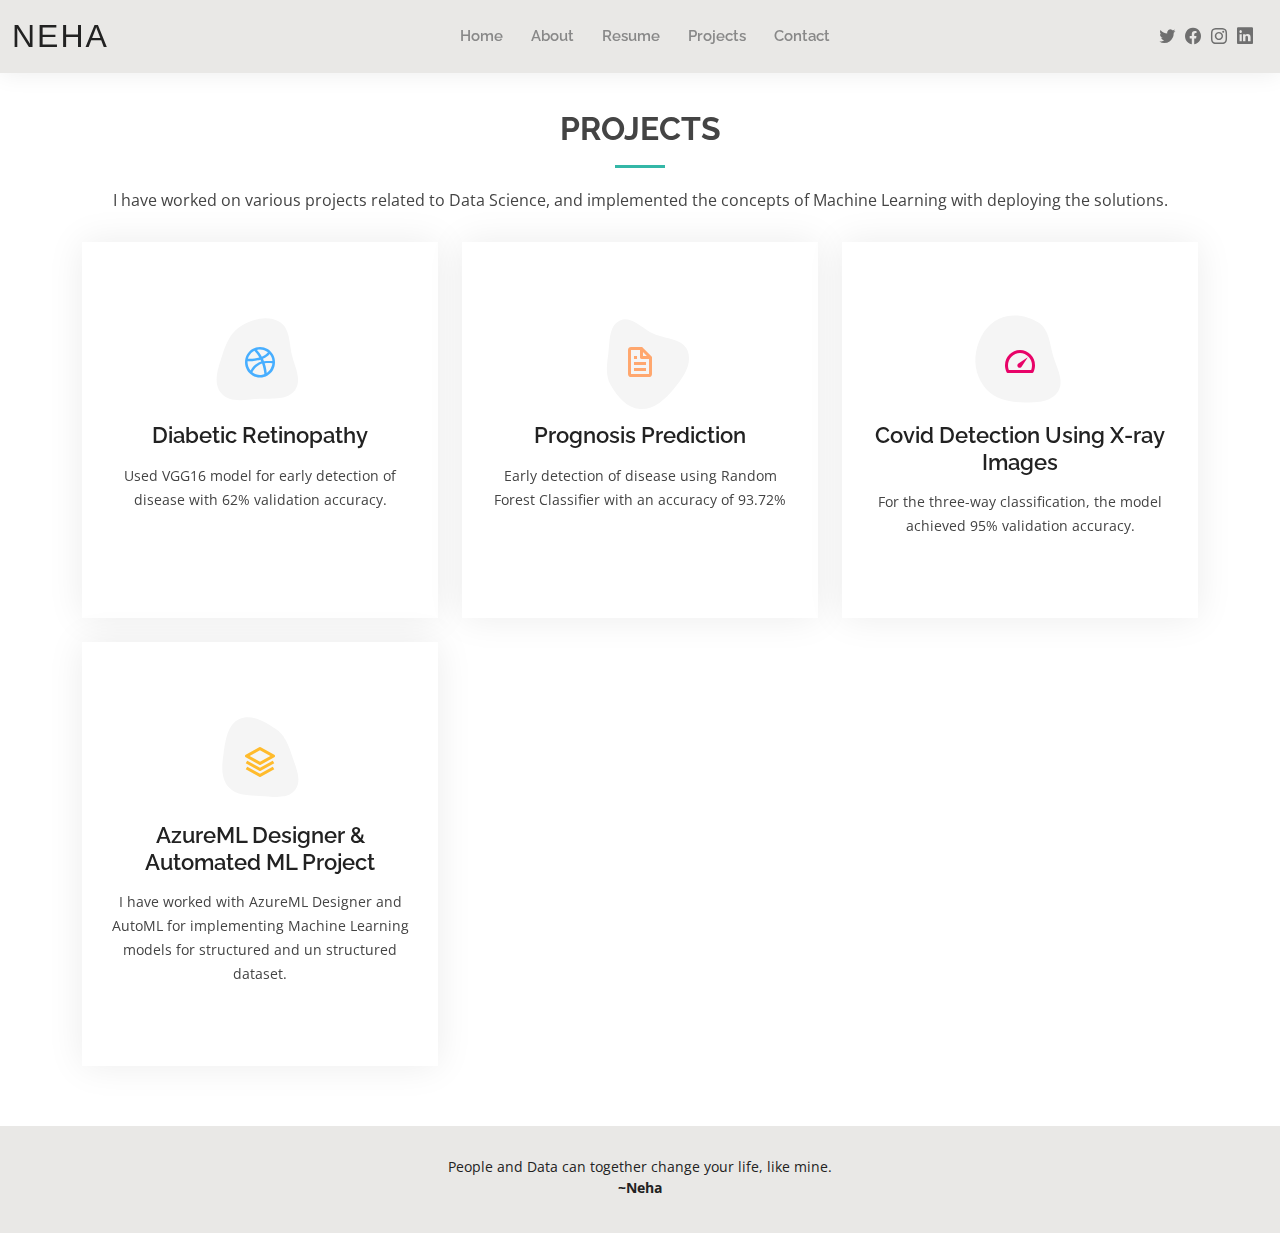
<file: services.html>
<!DOCTYPE html>
<html lang="en">

<head>
  <meta charset="utf-8">
  <meta content="width=device-width, initial-scale=1.0" name="viewport">

  <title>Projects - Neha Singh</title>
  <meta content="" name="description">
  <meta content="" name="keywords">

  <!-- Favicons -->
  <link href="assets/img/neha.jpeg" rel="icon">
  <link href="assets/img/neha.jpeg" rel="apple-touch-icon">

  <!-- Google Fonts -->
  <link href="https://fonts.googleapis.com/css?family=Open+Sans:300,300i,400,400i,600,600i,700,700i|Raleway:300,300i,400,400i,500,500i,600,600i,700,700i|Poppins:300,300i,400,400i,500,500i,600,600i,700,700i" rel="stylesheet">

  <!-- Vendor CSS Files -->
  <link href="assets/vendor/aos/aos.css" rel="stylesheet">
  <link href="assets/vendor/bootstrap/css/bootstrap.min.css" rel="stylesheet">
  <link href="assets/vendor/bootstrap-icons/bootstrap-icons.css" rel="stylesheet">
  <link href="assets/vendor/boxicons/css/boxicons.min.css" rel="stylesheet">
  <link href="assets/vendor/glightbox/css/glightbox.min.css" rel="stylesheet">
  <link href="assets/vendor/swiper/swiper-bundle.min.css" rel="stylesheet">

  <!-- Template Main CSS File -->
  <link href="assets/css/style.css" rel="stylesheet">

  <!-- =======================================================
  * Template Name: Kelly - v4.2.0
  * Template URL: https://bootstrapmade.com/kelly-free-bootstrap-cv-resume-html-template/
  * Author: BootstrapMade.com
  * License: https://bootstrapmade.com/license/
  ======================================================== -->
</head>

<body>

  <!-- ======= Header ======= -->
  <header id="header" class="fixed-top">
    <div class="container-fluid d-flex justify-content-between align-items-center">

      <h1 class="logo me-auto me-lg-0"><a href="index.html">Neha</a></h1>
      <!-- Uncomment below if you prefer to use an image logo -->
      <!-- <a href="index.html" class="logo"><img src="assets/img/logo.png" alt="" class="img-fluid"></a>-->

      <nav id="navbar" class="navbar order-last order-lg-0">
        <ul>
          <li><a href="index.html">Home</a></li>
          <li><a href="about.html">About</a></li>
          <li><a href="resume.html">Resume</a></li>
          <li><a href="services.html">Projects</a></li>
          <!--<li><a href="portfolio.html">Portfolio</a></li>-->
          <li><a href="contact.html">Contact</a></li>
        </ul>
        <i class="bi bi-list mobile-nav-toggle"></i>
      </nav><!-- .navbar -->

      <div class="header-social-links">
        <a href="#" class="twitter"><i class="bi bi-twitter"></i></a>
        <a href="#" class="facebook"><i class="bi bi-facebook"></i></a>
        <a href="#" class="instagram"><i class="bi bi-instagram"></i></a>
        <a href="#" class="linkedin"><i class="bi bi-linkedin"></i></i></a>
      </div>

    </div>

  </header><!-- End Header -->

  <main id="main">

    <!-- ======= Services Section ======= -->
    <section id="services" class="services">
      <div class="container" data-aos="fade-up">

        <div class="section-title">
          <h2>Projects</h2>
          <p>I have worked on various projects related to Data Science, and implemented the concepts of Machine Learning with deploying the solutions.</p>
        </div>

        <div class="row">
          <div class="col-lg-4 col-md-6 d-flex align-items-stretch" data-aos="zoom-in" data-aos-delay="100">
            <div class="icon-box iconbox-blue">
              <div class="icon">
                <svg width="100" height="100" viewBox="0 0 600 600" xmlns="http://www.w3.org/2000/svg">
                  <path stroke="none" stroke-width="0" fill="#f5f5f5" d="M300,521.0016835830174C376.1290562159157,517.8887921683347,466.0731472004068,529.7835943286574,510.70327084640275,468.03025145048787C554.3714126377745,407.6079735673963,508.03601936045806,328.9844924480964,491.2728898941984,256.3432110539036C474.5976632858925,184.082847569629,479.9380746630129,96.60480741107993,416.23090153303,58.64404602377083C348.86323505073057,18.502131276798302,261.93793281208167,40.57373210992963,193.5410806939664,78.93577620505333C130.42746243093433,114.334589627462,98.30271207620316,179.96522072025542,76.75703585869454,249.04625023123273C51.97151888228291,328.5150500222984,13.704378332031375,421.85034740162234,66.52175969318436,486.19268352777647C119.04800174914682,550.1803526380478,217.28368757567262,524.383925680826,300,521.0016835830174"></path>
                </svg>
                <i class="bx bxl-dribbble"></i>
              </div>
              <h4><a href="https://models.cluzters.ai/1867/1259/index.html">Diabetic Retinopathy</a></h4>
              <p>Used VGG16 model for early detection of disease with 62% validation accuracy.</p>
            </div>
          </div>

          <div class="col-lg-4 col-md-6 d-flex align-items-stretch mt-4 mt-md-0" data-aos="zoom-in" data-aos-delay="200">
            <div class="icon-box iconbox-orange ">
              <div class="icon">
                <svg width="100" height="100" viewBox="0 0 600 600" xmlns="http://www.w3.org/2000/svg">
                  <path stroke="none" stroke-width="0" fill="#f5f5f5" d="M300,582.0697525312426C382.5290701553225,586.8405444964366,449.9789794690241,525.3245884688669,502.5850820975895,461.55621195738473C556.606425686781,396.0723002908107,615.8543463187945,314.28637112970534,586.6730223649479,234.56875336149918C558.9533121215079,158.8439757836574,454.9685369536778,164.00468322053177,381.49747125262974,130.76875717737553C312.15926192815925,99.40240125094834,248.97055460311594,18.661163978235184,179.8680185752513,50.54337015887873C110.5421016452524,82.52863877960104,119.82277516462835,180.83849132639028,109.12597500060166,256.43424936330496C100.08760227029461,320.3096726198365,92.17705696193138,384.0621239912766,124.79988738764834,439.7174275375508C164.83382741302287,508.01625554203684,220.96474134820875,577.5009287672846,300,582.0697525312426"></path>
                </svg>
                <i class="bx bx-file"></i>
              </div>
              <h4><a href="https://models.cluzters.ai/1867/1114/index.html">Prognosis Prediction</a></h4>
              <p>Early detection of disease using Random Forest Classifier with an accuracy of 93.72%</p>
            </div>
          </div>

          <div class="col-lg-4 col-md-6 d-flex align-items-stretch mt-4 mt-lg-0" data-aos="zoom-in" data-aos-delay="300">
            <div class="icon-box iconbox-pink">
              <div class="icon">
                <svg width="100" height="100" viewBox="0 0 600 600" xmlns="http://www.w3.org/2000/svg">
                  <path stroke="none" stroke-width="0" fill="#f5f5f5" d="M300,541.5067337569781C382.14930387511276,545.0595476570109,479.8736841581634,548.3450877840088,526.4010558755058,480.5488172755941C571.5218469581645,414.80211281144784,517.5187510058486,332.0715597781072,496.52539010469104,255.14436215662573C477.37192572678356,184.95920475031193,473.57363656557914,105.61284051026155,413.0603344069578,65.22779650032875C343.27470386102294,18.654635553484475,251.2091493199835,5.337323636656869,175.0934190732945,40.62881213300186C97.87086631185822,76.43348514350839,51.98124368387456,156.15599469081315,36.44837278890362,239.84606092416172C21.716077023791087,319.22268207091537,43.775223500013084,401.1760424656574,96.891909868211,461.97329694683043C147.22146801428983,519.5804099606455,223.5754009179313,538.201503339737,300,541.5067337569781"></path>
                </svg>
                <i class="bx bx-tachometer"></i>
              </div>
              <h4><a href="https://models-staging.cluzters.ai/270/371/index.html">Covid Detection Using X-ray Images</a></h4>
              <p>For the three-way classification, the model achieved 95% validation accuracy.</p>
            </div>
          </div>

         <div class="col-lg-4 col-md-6 d-flex align-items-stretch mt-4" data-aos="zoom-in" data-aos-delay="100">
            <div class="icon-box iconbox-yellow">
              <div class="icon">
                <svg width="100" height="100" viewBox="0 0 600 600" xmlns="http://www.w3.org/2000/svg">
                  <path stroke="none" stroke-width="0" fill="#f5f5f5" d="M300,503.46388370962813C374.79870501325706,506.71871716319447,464.8034551963731,527.1746412648533,510.4981551193396,467.86667711651364C555.9287308511215,408.9015244558933,512.6030010748507,327.5744911775523,490.211057578863,256.5855673507754C471.097692560561,195.9906835881958,447.69079081568157,138.11976852964426,395.19560036434837,102.3242989838813C329.3053358748298,57.3949838291264,248.02791733380457,8.279543830951368,175.87071277845988,42.242879143198664C103.41431057327972,76.34704239035025,93.79494320519305,170.9812938413882,81.28167332365135,250.07896920659033C70.17666984294237,320.27484674793965,64.84698225790005,396.69656628748305,111.28512138212992,450.4950937839243C156.20124167950087,502.5303643271138,231.32542653798444,500.4755392045468,300,503.46388370962813"></path>
                </svg>
                <i class="bx bx-layer"></i>
              </div>
              <h4><a href="https://azureml.carrd.co/">AzureML Designer & Automated ML Project</a></h4>
              <p>I have worked with AzureML Designer and AutoML for implementing Machine Learning models for structured and un structured dataset.</p>
            </div>
          </div>


          <!--<div class="col-lg-4 col-md-6 d-flex align-items-stretch mt-4" data-aos="zoom-in" data-aos-delay="200">
            <div class="icon-box iconbox-red">
              <div class="icon">
                <svg width="100" height="100" viewBox="0 0 600 600" xmlns="http://www.w3.org/2000/svg">
                  <path stroke="none" stroke-width="0" fill="#f5f5f5" d="M300,532.3542879108572C369.38199826031484,532.3153073249985,429.10787420159085,491.63046689027357,474.5244479745417,439.17860296908856C522.8885846962883,383.3225815378663,569.1668002868075,314.3205725914397,550.7432151929288,242.7694973846089C532.6665558377875,172.5657663291529,456.2379748765914,142.6223662098291,390.3689995646985,112.34683881706744C326.66090330228417,83.06452184765237,258.84405631176094,53.51806209861945,193.32584062364296,78.48882559362697C121.61183558270385,105.82097193414197,62.805066853699245,167.19869350419734,48.57481801355237,242.6138429142374C34.843463184063346,315.3850353017275,76.69343916112496,383.4422959591041,125.22947124332185,439.3748458443577C170.7312796277747,491.8107796887764,230.57421082200815,532.3932930995766,300,532.3542879108572"></path>
                </svg>
                <i class="bx bx-slideshow"></i>
              </div>
              <h4><a href="">Dele Cardo</a></h4>
              <p>Quis consequatur saepe eligendi voluptatem consequatur dolor consequuntur</p>
            </div>
          </div>

          <div class="col-lg-4 col-md-6 d-flex align-items-stretch mt-4" data-aos="zoom-in" data-aos-delay="300">
            <div class="icon-box iconbox-teal">
              <div class="icon">
                <svg width="100" height="100" viewBox="0 0 600 600" xmlns="http://www.w3.org/2000/svg">
                  <path stroke="none" stroke-width="0" fill="#f5f5f5" d="M300,566.797414625762C385.7384707136149,576.1784315230908,478.7894351017131,552.8928747891023,531.9192734346935,484.94944893311C584.6109503024035,417.5663521118492,582.489472248146,322.67544863468447,553.9536738515405,242.03673114598146C529.1557734026468,171.96086150256528,465.24506316201064,127.66468636344209,395.9583748389544,100.7403814666027C334.2173773831606,76.7482773500951,269.4350130405921,84.62216499799875,207.1952322260088,107.2889140133804C132.92018162631612,134.33871894543012,41.79353780512637,160.00259165414826,22.644507872594943,236.69541883565114C3.319112789854554,314.0945973066697,72.72355303640163,379.243833228382,124.04198916343866,440.3218312028393C172.9286146004772,498.5055451809895,224.45579914871206,558.5317968840102,300,566.797414625762"></path>
                </svg>
                <i class="bx bx-arch"></i>
              </div>
              <h4><a href="">Divera Don</a></h4>
              <p>Modi nostrum vel laborum. Porro fugit error sit minus sapiente sit aspernatur</p>
            </div>
          </div>

        </div>

      </div>
    </section>
-->
    <!-- End Services Section -->

  </main><!-- End #main -->

  <!-- ======= Footer ======= -->
  <footer id="footer">
    <div class="container">
      <div class="copyright">
        People and Data can together change your life, like mine. <br><strong><span>~Neha</span></strong>
      </div>
      <div class="credits">
        <!-- All the links in the footer should remain intact. -->
        <!-- You can delete the links only if you purchased the pro version. -->
        <!-- Licensing information: https://bootstrapmade.com/license/ -->
        <!-- Purchase the pro version with working PHP/AJAX contact form: https://bootstrapmade.com/kelly-free-bootstrap-cv-resume-html-template/ -->
        <!--Designed by <a href="https://bootstrapmade.com/">BootstrapMade</a>-->
      </div>
    </div>
  </footer><!-- End  Footer -->

  <div id="preloader"></div>
  <a href="#" class="back-to-top d-flex align-items-center justify-content-center"><i class="bi bi-arrow-up-short"></i></a>

  <!-- Vendor JS Files -->
  <script src="assets/vendor/aos/aos.js"></script>
  <script src="assets/vendor/bootstrap/js/bootstrap.bundle.min.js"></script>
  <script src="assets/vendor/glightbox/js/glightbox.min.js"></script>
  <script src="assets/vendor/isotope-layout/isotope.pkgd.min.js"></script>
  <script src="assets/vendor/php-email-form/validate.js"></script>
  <script src="assets/vendor/purecounter/purecounter.js"></script>
  <script src="assets/vendor/swiper/swiper-bundle.min.js"></script>
  <script src="assets/vendor/waypoints/noframework.waypoints.js"></script>

  <!-- Template Main JS File -->
  <script src="assets/js/main.js"></script>

</body>

</html>
</file>
<file: assets/css/style.css>
/**
* Template Name: Kelly - v4.2.0
* Template URL: https://bootstrapmade.com/kelly-free-bootstrap-cv-resume-html-template/
* Author: BootstrapMade.com
* License: https://bootstrapmade.com/license/
*/

/*--------------------------------------------------------------
# General
--------------------------------------------------------------*/
body {
  font-family: "Open Sans", sans-serif;
  color: #444444;
}

a {
  color: #34b7a7;
  text-decoration: none;
}

a:hover {
  color: #51cdbe;
  text-decoration: none;
}

h1, h2, h3, h4, h5, h6 {
  font-family: "Raleway", sans-serif;
}

#main {
  margin-top: 50px;
}

@media (max-width: 992px) {
  #main {
    margin-top: 30px;
  }
}

/*--------------------------------------------------------------
# Preloader
--------------------------------------------------------------*/
#preloader {
  position: fixed;
  top: 0;
  left: 0;
  right: 0;
  bottom: 0;
  z-index: 9999;
  overflow: hidden;
  background: #fff;
}

#preloader:before {
  content: "";
  position: fixed;
  top: calc(50% - 30px);
  left: calc(50% - 30px);
  border: 6px solid #34b7a7;
  border-top-color: #dcf5f2;
  border-radius: 50%;
  width: 60px;
  height: 60px;
  -webkit-animation: animate-preloader 1s linear infinite;
  animation: animate-preloader 1s linear infinite;
}

@-webkit-keyframes animate-preloader {
  0% {
    transform: rotate(0deg);
  }
  100% {
    transform: rotate(360deg);
  }
}

@keyframes animate-preloader {
  0% {
    transform: rotate(0deg);
  }
  100% {
    transform: rotate(360deg);
  }
}

/*--------------------------------------------------------------
# Back to top button
--------------------------------------------------------------*/
.back-to-top {
  position: fixed;
  visibility: hidden;
  opacity: 0;
  right: 15px;
  bottom: 15px;
  z-index: 996;
  background: #34b7a7;
  width: 40px;
  height: 40px;
  border-radius: 50px;
  transition: all 0.4s;
}

.back-to-top i {
  font-size: 24px;
  color: #fff;
  line-height: 0;
}

.back-to-top:hover {
  background: #49cbbb;
  color: #fff;
}

.back-to-top.active {
  visibility: visible;
  opacity: 1;
}

/*--------------------------------------------------------------
# Header
--------------------------------------------------------------*/
#header {
  background: #e9e8e6;
  box-shadow: 0px 0px 25px 0 rgba(0, 0, 0, 0.08);
  z-index: 997;
  padding: 15px 0;
}

#header .logo {
  font-size: 32px;
  margin: 0;
  padding: 0;
  line-height: 1;
  font-weight: 400;
  letter-spacing: 2px;
  text-transform: uppercase;
  font-family:  sans-serif;
}

#header .logo a {
  color: #222222;
}

#header .logo img {
  max-height: 40px;
}

@media (max-width: 992px) {
  #header .logo {
    font-size: 28px;
  }
}

/*--------------------------------------------------------------
# Header Social Links
--------------------------------------------------------------*/
.header-social-links {
  padding-right: 15px;
}

.header-social-links a {
  color: #6f6f6f;
  padding-left: 6px;
  display: inline-block;
  line-height: 0px;
  transition: 0.3s;
  font-size: 16px;
}

.header-social-links a:hover {
  color: #34b7a7;
}

/*--------------------------------------------------------------
# Navigation Menu
--------------------------------------------------------------*/
/**
* Desktop Navigation 
*/
.navbar {
  padding: 0;
}

.navbar ul {
  margin: 0;
  padding: 0;
  display: flex;
  list-style: none;
  align-items: center;
}

.navbar li {
  position: relative;
  padding: 10px 0 10px 28px;
}

.navbar a {
  display: flex;
  align-items: center;
  justify-content: space-between;
  font-family: "Raleway", sans-serif;
  font-size: 15px;
  font-weight: 600;
  color: #888888;
  white-space: nowrap;
  transition: 0.3s;
  position: relative;
}

.navbar a i {
  font-size: 12px;
  line-height: 0;
  margin-left: 5px;
}

.navbar > ul > li > a:before {
  content: "";
  position: absolute;
  width: 0;
  height: 2px;
  bottom: -5px;
  left: 0;
  background-color: #34b7a7;
  visibility: hidden;
  width: 0px;
  transition: all 0.3s ease-in-out 0s;
}

.navbar a:hover:before, .navbar li:hover > a:before, .navbar .active:before {
  visibility: visible;
  width: 25px;
}

.navbar a:hover, .navbar .active, .navbar li:hover > a {
  color: #222222;
}

.navbar .dropdown ul {
  display: block;
  position: absolute;
  left: 14px;
  top: calc(100% + 30px);
  margin: 0;
  padding: 10px 0;
  z-index: 99;
  opacity: 0;
  visibility: hidden;
  background: #fff;
  box-shadow: 0px 0px 30px rgba(127, 137, 161, 0.25);
  transition: 0.3s;
  border-radius: 4px;
}

.navbar .dropdown ul li {
  min-width: 200px;
  padding: 0;
}

.navbar .dropdown ul a {
  padding: 10px 20px;
  font-size: 15px;
  text-transform: none;
  font-weight: 600;
}

.navbar .dropdown ul a i {
  font-size: 12px;
}

.navbar .dropdown ul a:hover, .navbar .dropdown ul .active:hover, .navbar .dropdown ul li:hover > a {
  color: #34b7a7;
}

.navbar .dropdown:hover > ul {
  opacity: 1;
  top: 100%;
  visibility: visible;
}

.navbar .dropdown .dropdown ul {
  top: 0;
  left: calc(100% - 30px);
  visibility: hidden;
}

.navbar .dropdown .dropdown:hover > ul {
  opacity: 1;
  top: 0;
  left: 100%;
  visibility: visible;
}

@media (max-width: 1366px) {
  .navbar .dropdown .dropdown ul {
    left: -90%;
  }
  .navbar .dropdown .dropdown:hover > ul {
    left: -100%;
  }
}

/**
* Mobile Navigation 
*/
.mobile-nav-toggle {
  color: #222222;
  font-size: 28px;
  cursor: pointer;
  display: none;
  line-height: 0;
  transition: 0.5s;
}

.mobile-nav-toggle.bi-x {
  color: #fff;
}

@media (max-width: 991px) {
  .mobile-nav-toggle {
    display: block;
  }
  .navbar ul {
    display: none;
  }
}

.navbar-mobile {
  position: fixed;
  overflow: hidden;
  top: 0;
  right: 0;
  left: 0;
  bottom: 0;
  background: rgba(9, 9, 9, 0.9);
  transition: 0.3s;
  z-index: 999;
}

.navbar-mobile .mobile-nav-toggle {
  position: absolute;
  top: 15px;
  right: 15px;
}

.navbar-mobile ul {
  display: block;
  position: absolute;
  top: 55px;
  right: 15px;
  bottom: 15px;
  left: 15px;
  padding: 10px 0;
  border-radius: 10px;
  background-color: #fff;
  overflow-y: auto;
  transition: 0.3s;
}

.navbar-mobile a {
  font-size: 15px;
  padding-right: 15px;
  color: #222222;
}

.navbar-mobile a:hover, .navbar-mobile .active, .navbar-mobile li:hover > a {
  color: #34b7a7;
}

.navbar-mobile .getstarted {
  margin: 15px;
}

.navbar-mobile .dropdown ul {
  position: static;
  display: none;
  margin: 10px 20px;
  padding: 10px 0;
  z-index: 99;
  opacity: 1;
  visibility: visible;
  background: #fff;
  box-shadow: 0px 0px 30px rgba(127, 137, 161, 0.25);
}

.navbar-mobile .dropdown ul li {
  min-width: 200px;
}

.navbar-mobile .dropdown ul a {
  padding: 10px 20px;
}

.navbar-mobile .dropdown ul a i {
  font-size: 12px;
}

.navbar-mobile .dropdown ul a:hover, .navbar-mobile .dropdown ul .active:hover, .navbar-mobile .dropdown ul li:hover > a {
  color: #34b7a7;
}

.navbar-mobile .dropdown > .dropdown-active {
  display: block;
}

/*--------------------------------------------------------------
# Hero Section
--------------------------------------------------------------*/
#hero {
  width: 100%;
  height: 100vh;
  background: url("../img/hero-bg.jpg") top right;
  background-size: cover;
}

#hero .container {
  padding-top: 70px;
  position: relative;
}

@media (max-width: 992px) {
  #hero .container {
    padding-top: 58px;
  }
}

#hero h1 {
  margin: 0;
  font-size: 48px;
  font-weight: 700;
  line-height: 56px;
  color: #222222;
}

#hero h2 {
  color: #6f6f6f;
  margin: 10px 0 0 0;
  font-size: 22px;
}

#hero .btn-about {
  font-family: "Raleway", sans-serif;
  text-transform: uppercase;
  font-weight: 600;
  font-size: 12px;
  letter-spacing: 1px;
  display: inline-block;
  padding: 12px 40px;
  border-radius: 50px;
  transition: 0.5s;
  margin-top: 30px;
  color: #fff;
  background: #34b7a7;
}

#hero .btn-about:hover {
  background: #3dc8b7;
}

@media (min-width: 1024px) {
  #hero {
    background-attachment: fixed;
  }
}

@media (max-width: 992px) {
  #hero:before {
    content: "";
    background: rgba(255, 255, 255, 0.8);
    position: absolute;
    bottom: 0;
    top: 0;
    left: 0;
    right: 0;
  }
  #hero h1 {
    font-size: 28px;
    line-height: 36px;
  }
  #hero h2 {
    font-size: 18px;
    line-height: 24px;
  }
}

/*--------------------------------------------------------------
# Sections General
--------------------------------------------------------------*/
section {
  padding: 60px 0;
}

.section-bg {
  background-color: #e7f8f6;
}

.section-title {
  text-align: center;
  padding-bottom: 30px;
}

.section-title h2 {
  font-size: 32px;
  font-weight: bold;
  text-transform: uppercase;
  margin-bottom: 20px;
  padding-bottom: 20px;
  position: relative;
}

.section-title h2::after {
  content: '';
  position: absolute;
  display: block;
  width: 50px;
  height: 3px;
  background: #34b7a7;
  bottom: 0;
  left: calc(50% - 25px);
}

.section-title p {
  margin-bottom: 0;
}

/*--------------------------------------------------------------
# Cta
--------------------------------------------------------------*/
.cta {
  background: linear-gradient(rgba(0, 0, 0, 0.6), rgba(0, 0, 0, 0.6)), url("../img/bg-1.jpg") fixed center center;
  background-size: cover;
  padding: 80px 0;
}

.cta h3 {
  color: #fff;
  font-size: 28px;
  font-weight: 700;
}

.cta p {
  color: #fff;
}

.cta .cta-btn {
  font-family: "Raleway", sans-serif;
  text-transform: uppercase;
  font-weight: 500;
  font-size: 16px;
  letter-spacing: 1px;
  display: inline-block;
  padding: 8px 20px;
  border-radius: 2px;
  transition: 0.5s;
  margin: 10px;
  border: 2px solid #fff;
  color: #fff;
}

.cta .cta-btn:hover {
  background: #34b7a7;
  border: 2px solid #34b7a7;
}

@media (max-width: 1024px) {
  .cta {
    background-attachment: scroll;
  }
}

@media (min-width: 769px) {
  .cta .cta-btn-container {
    display: flex;
    align-items: center;
    justify-content: flex-end;
  }
}

/*--------------------------------------------------------------
# About
--------------------------------------------------------------*/
.about .content h3 {
  font-weight: 700;
  font-size: 26px;
  color: #555555;
}

.about .content ul {
  list-style: none;
  padding: 0;
}

.about .content ul li {
  padding-bottom: 10px;
}

.about .content ul i {
  font-size: 20px;
  padding-right: 2px;
  color: #34b7a7;
}

.about .content p:last-child {
  margin-bottom: 0;
}

/*--------------------------------------------------------------
# Skills
--------------------------------------------------------------*/
.skills .progress {
  height: 60px;
  display: block;
  background: none;
  border-radius: 0;
}

.skills .progress .skill {
  padding: 10px 0;
  margin: 0 0 6px 0;
  text-transform: uppercase;
  display: block;
  font-weight: 600;
  font-family: "Poppins", sans-serif;
  color: #222222;
}

.skills .progress .skill .val {
  float: right;
  font-style: normal;
}

.skills .progress-bar-wrap {
  background: #f3f3f3;
}

.skills .progress-bar {
  width: 1px;
  height: 10px;
  transition: .9s;
  background-color: #34b7a7;
}

/*--------------------------------------------------------------
# Facts
--------------------------------------------------------------*/
.facts .counters span {
  font-size: 48px;
  display: block;
  color: #34b7a7;
}

.facts .counters p {
  padding: 0;
  margin: 0 0 20px 0;
  font-family: "Raleway", sans-serif;
  font-size: 14px;
}

/*--------------------------------------------------------------
# Testimonials
--------------------------------------------------------------*/
.testimonials .section-header {
  margin-bottom: 40px;
}

.testimonials .testimonial-item {
  text-align: center;
}

.testimonials .testimonial-item .testimonial-img {
  width: 120px;
  border-radius: 50%;
  border: 4px solid #fff;
  margin: 0 auto;
}

.testimonials .testimonial-item h3 {
  font-size: 20px;
  font-weight: bold;
  margin: 10px 0 5px 0;
  color: #111;
}

.testimonials .testimonial-item h4 {
  font-size: 14px;
  color: #999;
  margin: 0 0 15px 0;
}

.testimonials .testimonial-item .quote-icon-left, .testimonials .testimonial-item .quote-icon-right {
  color: #c8efea;
  font-size: 26px;
}

.testimonials .testimonial-item .quote-icon-left {
  display: inline-block;
  left: -5px;
  position: relative;
}

.testimonials .testimonial-item .quote-icon-right {
  display: inline-block;
  right: -5px;
  position: relative;
  top: 10px;
}

.testimonials .testimonial-item p {
  font-style: italic;
  margin: 0 auto 15px auto;
}

@media (min-width: 992px) {
  .testimonials .testimonial-item p {
    width: 80%;
  }
}

.testimonials .swiper-pagination {
  margin-top: 20px;
  position: relative;
}

.testimonials .swiper-pagination .swiper-pagination-bullet {
  width: 12px;
  height: 12px;
  background-color: #fff;
  opacity: 1;
  border: 1px solid #34b7a7;
}

.testimonials .swiper-pagination .swiper-pagination-bullet-active {
  background-color: #34b7a7;
}

/*--------------------------------------------------------------
# Resume
--------------------------------------------------------------*/
.resume .resume-title {
  font-size: 26px;
  font-weight: 400;
  margin-top: 20px;
  margin-bottom: 20px;
  color: #222222;
}

.resume .resume-item {
  padding: 0 0 20px 20px;
  margin-top: -2px;
  border-left: 2px solid #34b7a7;
  position: relative;
}

.resume .resume-item h4 {
  line-height: 18px;
  font-size: 18px;
  font-weight: 600;
  font-family: "Poppins", sans-serif;
  color: #1d685f;
  margin-bottom: 10px;
}

.resume .resume-item h5 {
  font-size: 16px;
  background: #effbf9;
  padding: 5px 15px;
  display: inline-block;
  font-weight: 600;
  margin-bottom: 10px;
  color: #34b7a7;
}

.resume .resume-item ul {
  padding-left: 20px;
}

.resume .resume-item ul li {
  padding-bottom: 10px;
}

.resume .resume-item:last-child {
  padding-bottom: 0;
}

.resume .resume-item::before {
  content: "";
  position: absolute;
  width: 16px;
  height: 16px;
  border-radius: 50px;
  left: -9px;
  top: 0;
  background: #fff;
  border: 2px solid #34b7a7;
}

/*--------------------------------------------------------------
# Services
--------------------------------------------------------------*/
.services .icon-box {
  text-align: center;
  padding: 70px 20px 80px 20px;
  transition: all ease-in-out 0.3s;
  background: #fff;
  box-shadow: 0px 0 35px 0 rgba(0, 0, 0, 0.08);
}

.services .icon-box .icon {
  margin: 0 auto;
  width: 100px;
  height: 100px;
  display: flex;
  align-items: center;
  justify-content: center;
  transition: ease-in-out 0.3s;
  position: relative;
}

.services .icon-box .icon i {
  font-size: 36px;
  transition: 0.5s;
  position: relative;
}

.services .icon-box .icon svg {
  position: absolute;
  top: 0;
  left: 0;
}

.services .icon-box .icon svg path {
  transition: 0.5s;
  fill: #f5f5f5;
}

.services .icon-box h4 {
  font-weight: 600;
  margin: 10px 0 15px 0;
  font-size: 22px;
}

.services .icon-box h4 a {
  color: #222222;
  transition: ease-in-out 0.3s;
}

.services .icon-box p {
  line-height: 24px;
  font-size: 14px;
  margin-bottom: 0;
}

.services .iconbox-blue i {
  color: #47aeff;
}

.services .iconbox-blue:hover .icon i {
  color: #fff;
}

.services .iconbox-blue:hover .icon path {
  fill: #47aeff;
}

.services .iconbox-orange i {
  color: #ffa76e;
}

.services .iconbox-orange:hover .icon i {
  color: #fff;
}

.services .iconbox-orange:hover .icon path {
  fill: #ffa76e;
}

.services .iconbox-pink i {
  color: #e80368;
}

.services .iconbox-pink:hover .icon i {
  color: #fff;
}

.services .iconbox-pink:hover .icon path {
  fill: #e80368;
}

.services .iconbox-yellow i {
  color: #ffbb2c;
}

.services .iconbox-yellow:hover .icon i {
  color: #fff;
}

.services .iconbox-yellow:hover .icon path {
  fill: #ffbb2c;
}

.services .iconbox-red i {
  color: #ff5828;
}

.services .iconbox-red:hover .icon i {
  color: #fff;
}

.services .iconbox-red:hover .icon path {
  fill: #ff5828;
}

.services .iconbox-teal i {
  color: #11dbcf;
}

.services .iconbox-teal:hover .icon i {
  color: #fff;
}

.services .iconbox-teal:hover .icon path {
  fill: #11dbcf;
}

/*--------------------------------------------------------------
# Portfolio
--------------------------------------------------------------*/
.portfolio .portfolio-item {
  margin-bottom: 30px;
}

.portfolio #portfolio-flters {
  padding: 0;
  margin: 0 auto 20px auto;
  list-style: none;
  text-align: center;
}

.portfolio #portfolio-flters li {
  cursor: pointer;
  display: inline-block;
  padding: 8px 16px 10px 16px;
  font-size: 13px;
  font-weight: 500;
  line-height: 1;
  text-transform: uppercase;
  color: #444444;
  margin-bottom: 5px;
  transition: all 0.3s ease-in-out;
  border-radius: 50px;
}

.portfolio #portfolio-flters li:hover, .portfolio #portfolio-flters li.filter-active {
  color: #fff;
  background: #34b7a7;
}

.portfolio #portfolio-flters li:last-child {
  margin-right: 0;
}

.portfolio .portfolio-wrap {
  transition: 0.3s;
  position: relative;
  overflow: hidden;
  z-index: 1;
  background: rgba(34, 34, 34, 0.6);
}

.portfolio .portfolio-wrap::before {
  content: "";
  background: rgba(34, 34, 34, 0.6);
  position: absolute;
  left: 0;
  right: 0;
  top: 0;
  bottom: 0;
  transition: all ease-in-out 0.3s;
  z-index: 2;
  opacity: 0;
}

.portfolio .portfolio-wrap img {
  transition: all ease-in-out 0.3s;
}

.portfolio .portfolio-wrap .portfolio-info {
  opacity: 0;
  position: absolute;
  top: 0;
  left: 0;
  right: 0;
  bottom: 0;
  z-index: 3;
  transition: all ease-in-out 0.3s;
  display: flex;
  flex-direction: column;
  justify-content: flex-end;
  align-items: flex-start;
  padding: 20px;
}

.portfolio .portfolio-wrap .portfolio-info h4 {
  font-size: 20px;
  color: #fff;
  font-weight: 600;
}

.portfolio .portfolio-wrap .portfolio-info p {
  color: rgba(255, 255, 255, 0.7);
  font-size: 14px;
  text-transform: uppercase;
  padding: 0;
  margin: 0;
  font-style: italic;
}

.portfolio .portfolio-wrap .portfolio-links {
  text-align: center;
  z-index: 4;
}

.portfolio .portfolio-wrap .portfolio-links a {
  color: #fff;
  margin: 0 5px 0 0;
  font-size: 28px;
  display: inline-block;
  transition: 0.3s;
}

.portfolio .portfolio-wrap .portfolio-links a:hover {
  color: #78d9cd;
}

.portfolio .portfolio-wrap:hover::before {
  opacity: 1;
}

.portfolio .portfolio-wrap:hover img {
  transform: scale(1.2);
}

.portfolio .portfolio-wrap:hover .portfolio-info {
  opacity: 1;
}

/*--------------------------------------------------------------
# Portfolio Details
--------------------------------------------------------------*/
.portfolio-details {
  padding-top: 0;
}

.portfolio-details .portfolio-details-slider img {
  width: 100%;
}

.portfolio-details .portfolio-details-slider .swiper-pagination {
  margin-top: 20px;
  position: relative;
}

.portfolio-details .portfolio-details-slider .swiper-pagination .swiper-pagination-bullet {
  width: 12px;
  height: 12px;
  background-color: #fff;
  opacity: 1;
  border: 1px solid #34b7a7;
}

.portfolio-details .portfolio-details-slider .swiper-pagination .swiper-pagination-bullet-active {
  background-color: #34b7a7;
}

.portfolio-details .portfolio-info {
  padding: 30px;
  box-shadow: 0px 0 30px rgba(34, 34, 34, 0.08);
}

.portfolio-details .portfolio-info h3 {
  font-size: 22px;
  font-weight: 700;
  margin-bottom: 20px;
  padding-bottom: 20px;
  border-bottom: 1px solid #eee;
}

.portfolio-details .portfolio-info ul {
  list-style: none;
  padding: 0;
  font-size: 15px;
}

.portfolio-details .portfolio-info ul li + li {
  margin-top: 10px;
}

.portfolio-details .portfolio-description {
  padding-top: 30px;
}

.portfolio-details .portfolio-description h2 {
  font-size: 26px;
  font-weight: 700;
  margin-bottom: 20px;
}

.portfolio-details .portfolio-description p {
  padding: 0;
}

/*--------------------------------------------------------------
# Contact
--------------------------------------------------------------*/
.contact .info {
  width: 100%;
  background: #fff;
}

.contact .info i {
  font-size: 20px;
  color: #34b7a7;
  float: left;
  width: 44px;
  height: 44px;
  background: #effbf9;
  display: flex;
  justify-content: center;
  align-items: center;
  border-radius: 50px;
  transition: all 0.3s ease-in-out;
}

.contact .info h4 {
  padding: 0 0 0 60px;
  font-size: 22px;
  font-weight: 600;
  margin-bottom: 5px;
  color: #222222;
}

.contact .info p {
  padding: 0 0 0 60px;
  margin-bottom: 0;
  font-size: 14px;
  color: #555555;
}

.contact .info .email, .contact .info .phone {
  margin-top: 40px;
}

.contact .info .email:hover i, .contact .info .address:hover i, .contact .info .phone:hover i {
  background: #34b7a7;
  color: #fff;
}

.contact .php-email-form {
  width: 100%;
  background: #fff;
}

.contact .php-email-form .form-group {
  padding-bottom: 8px;
}

.contact .php-email-form .error-message {
  display: none;
  color: #fff;
  background: #ed3c0d;
  text-align: center;
  padding: 15px;
  font-weight: 600;
}

.contact .php-email-form .sent-message {
  display: none;
  color: #fff;
  background: #18d26e;
  text-align: center;
  padding: 15px;
  font-weight: 600;
}

.contact .php-email-form .loading {
  display: none;
  background: #fff;
  text-align: center;
  padding: 15px;
}

.contact .php-email-form .loading:before {
  content: "";
  display: inline-block;
  border-radius: 50%;
  width: 24px;
  height: 24px;
  margin: 0 10px -6px 0;
  border: 3px solid #18d26e;
  border-top-color: #eee;
  -webkit-animation: animate-loading 1s linear infinite;
  animation: animate-loading 1s linear infinite;
}

.contact .php-email-form input, .contact .php-email-form textarea {
  border-radius: 4px;
  box-shadow: none;
  font-size: 14px;
}

.contact .php-email-form input:focus, .contact .php-email-form textarea:focus {
  border-color: #34b7a7;
}

.contact .php-email-form input {
  height: 44px;
}

.contact .php-email-form textarea {
  padding: 10px 12px;
}

.contact .php-email-form button[type="submit"] {
  background: #34b7a7;
  border: 0;
  padding: 10px 30px 12px 30px;
  color: #fff;
  transition: 0.4s;
  border-radius: 50px;
}

.contact .php-email-form button[type="submit"]:hover {
  background: #3dc8b7;
}

@-webkit-keyframes animate-loading {
  0% {
    transform: rotate(0deg);
  }
  100% {
    transform: rotate(360deg);
  }
}

@keyframes animate-loading {
  0% {
    transform: rotate(0deg);
  }
  100% {
    transform: rotate(360deg);
  }
}

/*--------------------------------------------------------------
# Footer
--------------------------------------------------------------*/
#footer {
  background: #e9e8e6;
  padding: 30px 0;
  color: #222222;
  font-size: 14px;
  text-align: center;
}

#footer .credits {
  padding-top: 5px;
  font-size: 13px;
}

#footer .credits a {
  color: #34b7a7;
}
</file>
